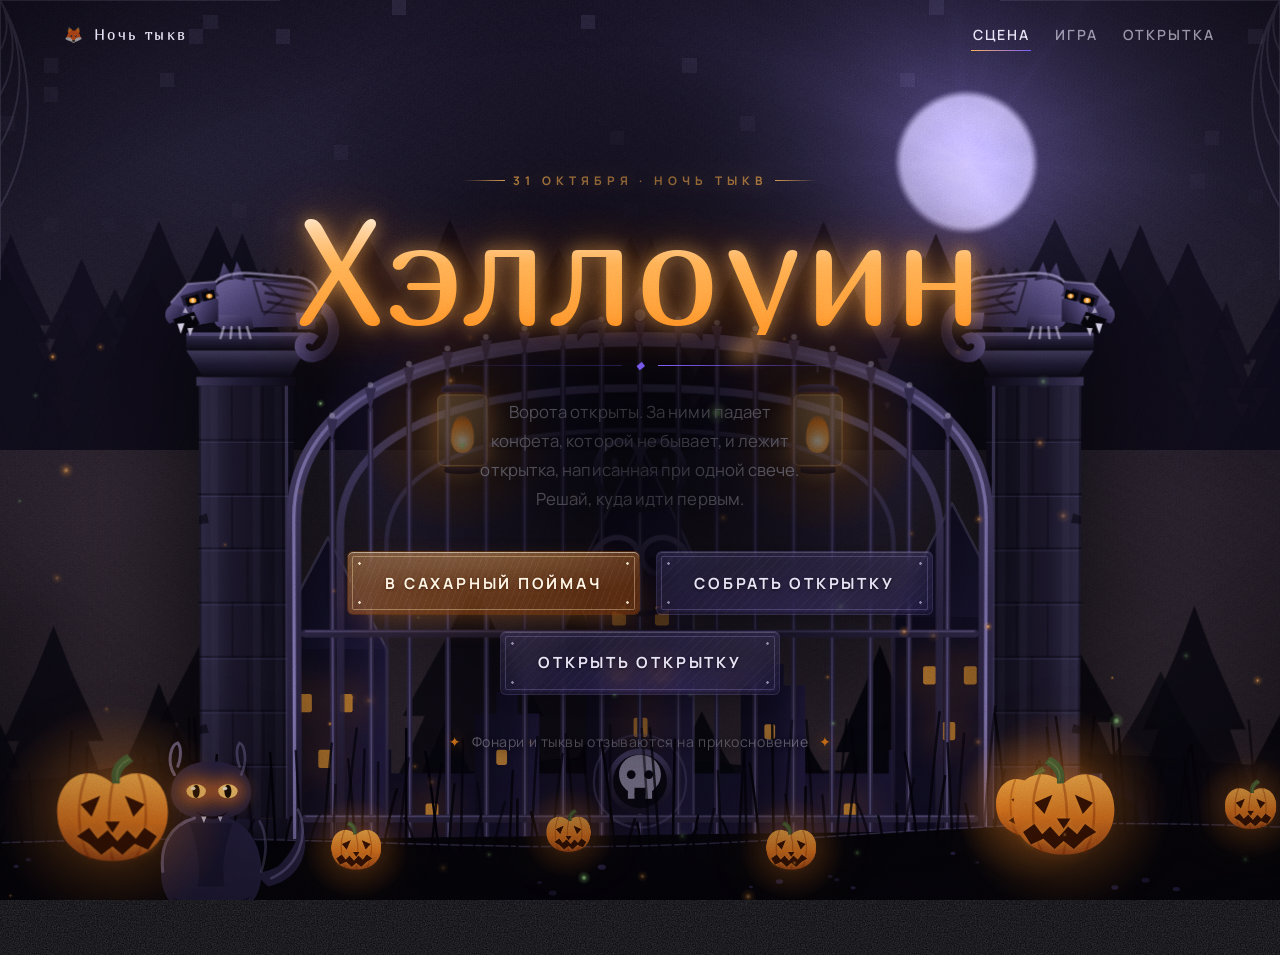
<file: index.html>
<!DOCTYPE html>
<html lang="ru" class="no-js">
<head>
<meta charset="UTF-8">
<meta name="viewport" content="width=device-width, initial-scale=1, viewport-fit=cover">
<meta name="theme-color" content="#06050a">
<meta name="description" content="Ночь тыкв — хэллоуин-сцена: туман, железные ворота, аркада «Сахарный Поймач» и открытка, написанная при свече.">
<title>Ночь тыкв · Хэллоуин</title>

<link rel="preconnect" href="https://fonts.googleapis.com">
<link rel="preconnect" href="https://fonts.gstatic.com" crossorigin>
<link href="https://fonts.googleapis.com/css2?family=Caveat:wght@400;500;600;700&family=Manrope:wght@300;400;600;700;800&family=Marmelad&family=Marck+Script&family=Playfair+Display:wght@500;700;900&display=swap" rel="stylesheet">

<link rel="stylesheet" href="assets/css/base.css">
<link rel="stylesheet" href="assets/css/index.css">

<link rel="icon" href="data:image/svg+xml,<svg xmlns='http://www.w3.org/2000/svg' viewBox='0 0 32 32'><text y='26' font-size='26'>&#129418;</text></svg>">
<script>
  (function () {
    try {
      if (!sessionStorage.getItem('hw.intro.seen') &&
          !window.matchMedia('(prefers-reduced-motion: reduce)').matches) {
        document.documentElement.classList.add('is-intro');
      }
    } catch (e) {}
  })();
</script>
</head>

<body>
<a class="skip-link" href="#hero">К содержимому</a>

<header class="topbar">
  <a class="topbar__brand" href="index.html"><span>&#129418;</span> <b>Ночь&nbsp;тыкв</b></a>
  <nav class="navlinks" aria-label="Основная навигация">
    <a href="index.html" data-page="index">Сцена</a>
    <a href="game.html"  data-page="game">Игра</a>
    <a href="card.html"  data-page="card">Открытка</a>
  </nav>
</header>

<canvas class="fx-layer" id="bg-fog" aria-hidden="true"></canvas>

<!-- ══════════ СЦЕНА ══════════ -->
<div class="scene" aria-hidden="true">

  <!-- дальний лес -->
  <div class="layer layer--skyline" data-depth="6">
    <svg class="skyline" viewBox="0 0 1440 420" preserveAspectRatio="xMidYMax slice">
      <g id="pine-far"></g>
    </svg>
  </div>

  <div class="layer layer--hills" data-depth="12">
    <svg class="hills" viewBox="0 0 1440 260" preserveAspectRatio="xMidYMax slice">
      <path fill="#0a0812" d="M0,260 L0,176 C120,140 210,190 320,168 C440,142 500,186 620,164 C740,140 820,182 940,160 C1060,138 1180,180 1300,158 C1370,146 1420,164 1440,154 L1440,260 Z"/>
    </svg>
  </div>

  <div class="layer layer--mid" data-depth="24">
    <svg class="trees-mid" viewBox="0 0 1440 380" preserveAspectRatio="xMidYMax slice">
      <g id="pine-mid"></g>
      <!-- кладбище -->
      <g class="tombstones" fill="#07060d">
        <path d="M236,380 L236,300 C236,286 244,278 254,278 C264,278 272,286 272,300 L272,380 Z"/>
        <path d="M1156,380 L1156,306 C1156,290 1166,280 1178,280 C1190,280 1200,290 1200,306 L1200,380 Z"/>
        <path d="M1104,380 L1104,330 C1104,320 1112,313 1122,313 C1132,313 1140,320 1140,330 L1140,380 Z"/>
      </g>
    </svg>
  </div>

  <!-- замок, который ворота охраняют -->
  <div class="layer layer--castle" data-depth="30">
    <svg class="castle" viewBox="0 0 900 470" preserveAspectRatio="xMidYMax meet">
      <defs>
        <filter id="castleGlow" x="-90%" y="-90%" width="280%" height="280%">
          <feGaussianBlur stdDeviation="12"/>
        </filter>
        <!-- камень светлее сосен: тёмный силуэт сливался с лесом -->
        <linearGradient id="castleStone" x1="0" y1="0" x2="1" y2="0.3">
          <stop offset="0"   stop-color="#100d22"/>
          <stop offset="0.6" stop-color="#1b1638"/>
          <stop offset="1"   stop-color="#2a2250"/>
        </linearGradient>
      </defs>
      <g id="castle">
        <g fill="url(#castleStone)">
          <!-- крепостная стена -->
          <path d="M20,470 L20,352 L86,352 L86,330 L116,330 L116,352 L188,352 L188,330 L218,330 L218,352
                   L300,352 L300,330 L330,330 L330,352 L570,352 L570,330 L600,330 L600,352
                   L682,352 L682,330 L712,330 L712,352 L784,352 L784,330 L814,330 L814,352
                   L880,352 L880,470 Z"/>
          <!-- левая башня -->
          <path d="M104,470 L104,236 L214,236 L214,470 Z"/>
          <path d="M104,236 L159,132 L214,236 Z"/>
          <!-- правая башня -->
          <path d="M686,470 L686,206 L796,206 L796,470 Z"/>
          <path d="M686,206 L741,100 L796,206 Z"/>
          <!-- центральная башня -->
          <path d="M400,470 L400,150 L500,150 L500,470 Z"/>
          <path d="M400,150 L450,44 L500,150 Z"/>
          <!-- дозорная над башней -->
          <path d="M296,470 L296,296 L316,296 L316,276 L336,276 L336,296 L356,296 L356,470 Z"/>
          <path d="M544,470 L544,270 L564,270 L564,250 L584,250 L584,270 L604,270 L604,470 Z"/>
        </g>

        <!-- лунная кромка справа -->
        <g fill="none" stroke="#b0a4e8" stroke-opacity="0.34" stroke-width="2.4" stroke-linejoin="round">
          <path d="M214,236 L214,470"/>
          <path d="M214,236 L159,132 L104,236"/>
          <path d="M796,206 L796,470"/>
          <path d="M796,206 L741,100 L686,206"/>
          <path d="M500,150 L500,470"/>
          <path d="M500,150 L450,44 L400,150"/>
          <path d="M880,352 L880,470 M814,330 L814,352"/>
        </g>

        <!-- мгла у подножия: отделяет замок от леса -->
        <ellipse cx="450" cy="470" rx="470" ry="58" fill="#3a3160" opacity="0.22" filter="url(#castleGlow)"/>

        <!-- окна: единственное, что выдаёт, что внутри кто-то есть -->
        <g fill="#ffab45">
          <rect x="132" y="278" width="12" height="17" rx="2"/>
          <rect x="170" y="278" width="12" height="17" rx="2"/>
          <rect x="150" y="330" width="12" height="17" rx="2"/>
          <rect x="714" y="252" width="12" height="17" rx="2"/>
          <rect x="752" y="252" width="12" height="17" rx="2"/>
          <rect x="732" y="304" width="12" height="17" rx="2"/>
          <rect x="424" y="196" width="13" height="18" rx="2"/>
          <rect x="464" y="196" width="13" height="18" rx="2"/>
          <rect x="424" y="248" width="13" height="18" rx="2"/>
          <rect x="464" y="248" width="13" height="18" rx="2"/>
          <rect x="444" y="300" width="13" height="18" rx="2"/>
          <rect x="316" y="330" width="10" height="14" rx="2"/>
          <rect x="566" y="306" width="10" height="14" rx="2"/>
          <rect x="96" y="380" width="12" height="17" rx="2"/>
          <rect x="250" y="380" width="12" height="17" rx="2"/>
          <rect x="640" y="380" width="12" height="17" rx="2"/>
          <rect x="796" y="380" width="12" height="17" rx="2"/>
        </g>
        <!-- дымка над окнами -->
        <g fill="#ff8a1e" opacity="0.14" filter="url(#castleGlow)">
          <circle cx="138" cy="286" r="26"/>
          <circle cx="176" cy="286" r="26"/>
          <circle cx="156" cy="338" r="26"/>
          <circle cx="720" cy="260" r="26"/>
          <circle cx="758" cy="260" r="26"/>
          <circle cx="738" cy="312" r="26"/>
          <circle cx="430" cy="204" r="28"/>
          <circle cx="470" cy="204" r="28"/>
          <circle cx="450" cy="256" r="28"/>
          <circle cx="450" cy="308" r="28"/>
          <circle cx="102" cy="388" r="26"/>
          <circle cx="256" cy="388" r="26"/>
          <circle cx="646" cy="388" r="26"/>
          <circle cx="802" cy="388" r="26"/>
        </g>
      </g>
    </svg>
  </div>

  <!-- ворота -->
  <div class="layer layer--gate" data-depth="40">
    <div class="gate">
      <svg class="gate__svg" viewBox="0 0 800 560" preserveAspectRatio="xMidYMax meet">
        <defs>
          <linearGradient id="stoneGrad" x1="0" y1="0" x2="1" y2="0">
            <stop offset="0"   stop-color="#2b2740"/>
            <stop offset="0.35" stop-color="#191527"/>
            <stop offset="1"   stop-color="#0c0a15"/>
          </linearGradient>
          <linearGradient id="stoneCap" x1="0" y1="0" x2="0" y2="1">
            <stop offset="0"   stop-color="#3a3552"/>
            <stop offset="0.5" stop-color="#1d1930"/>
            <stop offset="1"   stop-color="#0b0913"/>
          </linearGradient>
          <linearGradient id="ironGrad" x1="0" y1="0" x2="0" y2="1">
            <stop offset="0"   stop-color="#5a5180"/>
            <stop offset="0.45" stop-color="#302848"/>
            <stop offset="1"   stop-color="#191428"/>
          </linearGradient>
          <linearGradient id="ironHi" x1="0" y1="0" x2="1" y2="0">
            <stop offset="0"   stop-color="#9b8fd4" stop-opacity="0.95"/>
            <stop offset="0.5" stop-color="#463c6e" stop-opacity="0.45"/>
            <stop offset="1"   stop-color="#9b8fd4" stop-opacity="0.9"/>
          </linearGradient>
          <radialGradient id="ironPool" cx="0.5" cy="0.5" r="0.5">
            <stop offset="0"   stop-color="#8b7ec4" stop-opacity="0.42"/>
            <stop offset="0.6" stop-color="#4a3f74" stop-opacity="0.16"/>
            <stop offset="1"   stop-color="#000000" stop-opacity="0"/>
          </radialGradient>
          <linearGradient id="stoneBase" x1="0" y1="0" x2="1" y2="0">
            <stop offset="0"   stop-color="#37314f"/>
            <stop offset="0.42" stop-color="#1e1a32"/>
            <stop offset="1"   stop-color="#0d0b17"/>
          </linearGradient>
          <linearGradient id="stonePlinth" x1="0" y1="0" x2="1" y2="0">
            <stop offset="0"   stop-color="#2c2742"/>
            <stop offset="0.5" stop-color="#15121f"/>
            <stop offset="1"   stop-color="#090811"/>
          </linearGradient>
          <!-- гаргулья на тон светлее пилона: на ночном небе одинаковый
               камень с фоном сливается и фигура перестаёт читаться -->
          <linearGradient id="gargGrad" x1="0" y1="0" x2="1" y2="0.6">
            <stop offset="0"   stop-color="#6a5f92"/>
            <stop offset="0.45" stop-color="#443c68"/>
            <stop offset="1"   stop-color="#211c36"/>
          </linearGradient>
          <linearGradient id="gargWing" x1="0" y1="0" x2="1" y2="1">
            <stop offset="0"   stop-color="#584e7d"/>
            <stop offset="0.6" stop-color="#332c50"/>
            <stop offset="1"   stop-color="#1a1629"/>
          </linearGradient>

          <!-- ═══ ПИЛОН: ствол, цоколь, шейка, капитель. Левая копия — источник,
               правая получается зеркалом относительно центра вьюбокса x=400 ═══ -->
          <g id="pillarStone">
            <!-- цоколь -->
            <rect x="-11" y="516" width="108" height="44" fill="url(#stonePlinth)"/>
            <path d="M-2,504 H88 L97,516 H-11 Z" fill="url(#stoneCap)"/>
            <rect x="-2" y="486" width="90" height="18" rx="3" fill="url(#stoneBase)"/>

            <!-- ствол -->
            <rect x="0" y="94" width="86" height="392" fill="url(#stoneGrad)"/>

            <!-- швы кладки со смещением рядов -->
            <g fill="none" stroke="#04030a" stroke-opacity="0.4" stroke-width="1.8" stroke-linecap="square">
              <path d="M0,143 H86 M0,192 H86 M0,241 H86 M0,290 H86 M0,339 H86 M0,388 H86 M0,437 H86"/>
              <path d="M30,94 V143 M58,94 V143 M44,143 V192 M30,192 V241 M58,192 V241
                       M44,241 V290 M30,290 V339 M58,290 V339 M44,339 V388
                       M30,388 V437 M58,388 V437 M44,437 V486" stroke-opacity="0.26"/>
            </g>
            <!-- фаска: лунная кромка под каждым швом -->
            <g fill="none" stroke="#8a7fc4" stroke-opacity="0.14" stroke-width="1" stroke-linecap="square">
              <path d="M0,145 H86 M0,194 H86 M0,243 H86 M0,292 H86 M0,341 H86 M0,390 H86 M0,439 H86"/>
            </g>

            <!-- потёки и сколы -->
            <g stroke="#6a6090" stroke-opacity="0.07" stroke-width="7" fill="none">
              <path d="M14,94 V486"/><path d="M52,94 V486"/><path d="M72,94 V486"/>
            </g>
            <g fill="#04030a" opacity="0.55">
              <path d="M0,212 l7,-3 l2,9 l-9,1 Z"/>
              <path d="M86,328 l-6,-2 l-2,8 l8,1 Z"/>
              <path d="M0,402 l6,-2 l2,8 l-8,1 Z"/>
              <path d="M86,178 l-5,-2 l-2,7 l7,1 Z"/>
            </g>

            <!-- шейка и капитель -->
            <rect x="-2" y="86" width="90" height="8" fill="url(#stoneBase)"/>
            <path d="M-11,62 H97 L82,86 H4 Z" fill="url(#stoneCap)"/>
            <rect x="-11" y="46" width="108" height="16" rx="2" fill="url(#stoneCap)"/>
            <rect x="-11" y="46" width="108" height="3" rx="1" fill="#6e63a0" opacity="0.35"/>

            <!-- свет по внутренней кромке -->
            <rect x="78" y="94" width="3" height="392" fill="#8f83c8" opacity="0.3"/>
            <rect x="0" y="94" width="2" height="392" fill="#04030a" opacity="0.45"/>
          </g>

<!-- ═══ ГАРГУЛЬЯ: каменный хищник на абокусе. Светлее пилона, иначе тонет
               в ночном небе; глаза горят — иначе читается как голова камня ═══ -->
          <g id="gargoyleStone">
            <!-- хвост, свисает через задний край плиты -->
            <path d="M74,-26 C90,-20 95,-2 86,12 C79,23 66,25 61,16 C57,8 66,1 74,7"
                  fill="none" stroke="url(#gargGrad)" stroke-width="10" stroke-linecap="butt"/>

            <!-- туловище вытянутое, прижатое к плите -->
            <path d="M-16,-42 C-10,-49 6,-51 22,-49 L58,-45 C72,-43 80,-35 80,-25
                     C80,-16 76,-8 68,-6 L-8,-4 C-14,-4 -18,-7 -18,-13 Z"
                  fill="url(#gargGrad)"/>

            <!-- позвоночные гребни -->
            <g fill="#0a0812" opacity="0.55">
              <path d="M22,-50 l5,-9 l6,8 Z"/><path d="M34,-50 l5,-10 l6,9 Z"/>
              <path d="M46,-50 l5,-9 l6,8 Z"/><path d="M58,-49 l5,-8 l5,7 Z"/>
            </g>

            <!-- сложенное крыло с рёбрами -->
            <path d="M18,-47 L58,-45 C70,-43 76,-37 76,-29 L76,-15 L26,-19 Z" fill="url(#gargWing)"
                  stroke="#0a0812" stroke-opacity="0.55" stroke-width="1.8" stroke-linejoin="round"/>
            <g fill="none" stroke="#0a0812" stroke-opacity="0.6" stroke-width="2.6">
              <path d="M26,-44 L70,-37"/><path d="M28,-36 L74,-27"/><path d="M30,-28 L76,-19"/>
            </g>
            <path d="M27,-45 L45,-30 L27,-16" fill="none" stroke="#0a0812"
                  stroke-opacity="0.45" stroke-width="2.2"/>

            <!-- задняя лапа -->
            <path d="M56,-18 L74,-18 L74,-3 L58,-3 Z" fill="url(#gargWing)"/>

            <!-- шея с загривком -->
            <path d="M-14,-30 C-26,-34 -36,-30 -38,-20 L-38,-6 L-14,-10 Z" fill="url(#gargGrad)"/>
            <g fill="#0a0812" opacity="0.5">
              <path d="M-22,-32 l4,-8 l5,7 Z"/><path d="M-31,-30 l4,-8 l5,7 Z"/>
            </g>

            <!-- голова: клин, смотрит вниз-влево -->
            <path d="M-15,-46 L-42,-44 L-57,-27 L-55,-11 L-40,-15 L-35,-29 L-17,-32 Z"
                  fill="url(#gargGrad)"/>
            <!-- тяжёлое надбровье, костяной наплыв -->
            <path d="M-48,-33 L-24,-40 L-18,-31 L-45,-24 Z" fill="#0d0a18" opacity="0.7"/>
            <path d="M-55,-26 C-62,-23 -65,-14 -58,-8 L-48,-12 L-46,-23 Z" fill="url(#gargWing)"/>

            <!-- раскрытая пасть -->
            <path d="M-55,-12 L-46,2 L-31,-8 L-36,-19 Z" fill="#05040a"/>
            <!-- клыки: два крупных, два мелких -->
            <path d="M-51,-8 l3,9 l3.4,-9.6 Z" fill="#e2dbf5" opacity="0.92"/>
            <path d="M-42,-4 l2.4,7 l3,-7.4 Z" fill="#e2dbf5" opacity="0.8"/>
            <path d="M-46,-18 l2.2,-5 l2.6,5.4 Z" fill="#e2dbf5" opacity="0.6"/>
            <!-- огрызки зубов -->
            <path d="M-39,-15 l1.8,4 l2.2,-4.2 Z" fill="#c9bfdd" opacity="0.5"/>

            <!-- рога на загривке -->
            <path d="M-14,-47 L-9,-63 L0,-48 Z" fill="url(#gargWing)"/>
            <path d="M-2,-49 L3,-64 L11,-47 Z" fill="url(#gargWing)"/>

            <!-- передние лапы, вцепившиеся в край плиты -->
            <path d="M-14,-16 L16,-16 L18,-3 L-12,-3 Z" fill="url(#gargWing)"/>
            <g fill="none" stroke="#e2dbf5" stroke-opacity="0.5" stroke-width="2.2" stroke-linecap="round">
              <path d="M-9,-5 l-3,10"/><path d="M-2,-5 l-1,10"/>
              <path d="M5,-5 l1,10"/><path d="M12,-5 l3,10"/>
            </g>

            <!-- глазницы: провалы с горящим внутри -->
            <path d="M-44,-31 L-32,-35 L-30,-27 L-42,-23 Z" fill="#05040a"/>
            <path d="M-29,-36 L-18,-39 L-16,-31 L-27,-28 Z" fill="#05040a"/>
            <ellipse cx="-37" cy="-29" rx="3.2" ry="2.4" fill="#ff9c2e" opacity="0.95"/>
            <ellipse cx="-22" cy="-33" rx="2.8" ry="2.2" fill="#ff9c2e" opacity="0.9"/>
            <ellipse cx="-37" cy="-29" rx="1.2" ry="2" fill="#ffd9a0"/>
            <ellipse cx="-22" cy="-33" rx="1" ry="1.8" fill="#ffd9a0"/>

            <!-- лунный контур по хребту -->
            <path d="M-16,-46 C-10,-53 6,-55 22,-53 L58,-50 C69,-49 76,-42 77,-33"
                  fill="none" stroke="#cfc4f5" stroke-opacity="0.5" stroke-width="2.2"/>
            <path d="M-15,-46 L-42,-44 L-57,-27" fill="none" stroke="#cfc4f5"
                  stroke-opacity="0.36" stroke-width="1.8"/>
          </g>
        </defs>

        <!-- ═══ пилоны ═══
             зеркало относительно центра вьюбокса (x=400), а не 720:
             translate(800,0) scale(-1,1) кладёт правый пилон вплотную к арке -->
        <g class="pillar">
          <use href="#pillarStone" x="0" y="0"/>
          <use href="#pillarStone" transform="translate(800,0) scale(-1,1)"/>
        </g>

        <!-- ═══ гаргульи на капителях, зеркально ═══ -->
        <g class="gargoyles">
          <use href="#gargoyleStone" x="32" y="46"/>
          <use href="#gargoyleStone" transform="translate(800,0) scale(-1,1)" x="32" y="46"/>
        </g>

        <!-- ═══ кованая арка ═══ -->
        <g class="gate__iron">
          <path d="M86,556 L86,214 C86,104 210,52 400,52 C590,52 714,104 714,214 L714,556"
                fill="none" stroke="url(#ironGrad)" stroke-width="13" stroke-linecap="round"/>
          <path d="M86,556 L86,214 C86,104 210,52 400,52 C590,52 714,104 714,214 L714,556"
                fill="none" stroke="url(#ironHi)" stroke-width="3" stroke-linecap="round" opacity="0.75"/>

          <!-- внутренняя арка -->
          <path d="M128,556 L128,226 C128,138 232,96 400,96 C568,96 672,138 672,226 L672,556"
                fill="none" stroke="url(#ironGrad)" stroke-width="7" opacity="0.85"/>
          <path d="M170,556 L170,238 C170,166 252,134 400,134 C548,134 630,166 630,238 L630,556"
                fill="none" stroke="url(#ironGrad)" stroke-width="4" opacity="0.6"/>

          <!-- прутья -->
          <g id="gate-bars"></g>

          <!-- завитки -->
          <g fill="none" stroke="url(#ironGrad)" stroke-width="5" opacity="0.95">
            <path d="M400,206 c-26,0 -40,-18 -40,-36 c0,-20 20,-32 34,-22 c10,8 6,24 -6,26 c-8,2 -14,-6 -10,-14"/>
            <path d="M400,206 c26,0 40,-18 40,-36 c0,-20 -20,-32 -34,-22 c-10,8 -6,24 6,26 c8,2 14,-6 10,-14"/>
            <path d="M400,300 c-30,0 -46,-20 -46,-40 c0,-22 22,-36 38,-25 c11,8 7,26 -7,29 c-9,2 -16,-7 -11,-16"/>
            <path d="M400,300 c30,0 46,-20 46,-40 c0,-22 -22,-36 -38,-25 c-11,8 -7,26 7,29 c9,2 16,-7 11,-16"/>
          </g>

          <!-- медальон с черепом -->
          <g class="gate__medallion">
            <circle cx="400" cy="452" r="34" fill="url(#ironPool)"/>
            <circle cx="400" cy="452" r="27" fill="#0a0812" stroke="url(#ironGrad)" stroke-width="5"/>
            <path d="M400,428 c11,0 19,8 19,18 c0,7 -4,12 -8,15 l0,7 l-6,0 l0,-5 l-10,0 l0,5 l-6,0 l0,-7 c-4,-3 -8,-8 -8,-15 c0,-10 8,-18 19,-18 Z" fill="#cfc6ea" opacity="0.78"/>
            <circle cx="392" cy="446" r="4" fill="#0a0812"/>
            <circle cx="408" cy="446" r="4" fill="#0a0812"/>
            <path d="M395,458 h10 v6 h-10 Z" fill="#0a0812"/>
            <circle cx="400" cy="452" r="42" fill="none" stroke="#6a5f92" stroke-opacity="0.4" stroke-width="2"/>
          </g>

          <!-- остриё-финиаль вверху -->
          <g class="gate__finial">
            <path d="M400,4 L382,34 L418,34 Z" fill="url(#ironGrad)"/>
            <path d="M362,34 C348,34 340,44 344,54 C350,44 358,42 366,44 Z" fill="url(#ironGrad)"/>
            <path d="M438,34 C452,34 460,44 456,54 C450,44 442,42 434,44 Z" fill="url(#ironGrad)"/>
            <circle cx="400" cy="30" r="5" fill="#cfc6ea" opacity="0.5"/>
          </g>
        </g>
      </svg>

      <!-- фонари -->
      <button class="lantern lantern--l" type="button" data-lantern aria-label="Фонарь — зажги">
        <span class="lantern__chain"></span>
        <span class="lantern__glow"></span>
        <span class="lantern__body">
          <span class="lantern__cap"></span>
          <span class="lantern__glass"><span class="lantern__flame"></span></span>
          <span class="lantern__foot"></span>
        </span>
      </button>

      <button class="lantern lantern--r" type="button" data-lantern aria-label="Фонарь — зажги">
        <span class="lantern__chain"></span>
        <span class="lantern__glow"></span>
        <span class="lantern__body">
          <span class="lantern__cap"></span>
          <span class="lantern__glass"><span class="lantern__flame"></span></span>
          <span class="lantern__foot"></span>
        </span>
      </button>

    </div>
  </div>

  <!-- передний план -->
  <div class="layer layer--fore" data-depth="70">
    <svg class="fore" id="fore-svg" viewBox="0 0 1440 300" preserveAspectRatio="none">
      <g id="fore-ground"></g>
      <g id="grass"></g>
      <!-- кот рисуется после травы: раньше он оказывался под ней и выглядел
           так, будто из него растёт трава -->
      <g id="ground-cat-layer"></g>
      <g id="fore-pumpkins"></g>
    </svg>
  </div>

  <!-- паутина -->
  <div class="web web--tl"></div>
  <div class="web web--tr"></div>
</div>

<canvas class="fx-layer" id="fx-parts" aria-hidden="true"></canvas>

<!-- ═══════════ ИНТРО ═══════════ -->
<div class="intro-curtain" id="introCurtain" aria-hidden="true">
  <span class="intro-curtain__rune">&#10022;</span>
  <span class="intro-curtain__hint">нажми, чтобы не ждать</span>
</div>

<!-- ══════════ КОНТЕНТ ══════════ -->
<main class="page page--center" id="hero">
  <div class="hero">
    <div class="hero__scrim" aria-hidden="true"></div>

    <p class="eyebrow" data-reveal="0.05">31 октября · ночь тыкв</p>

    <h1 class="hero__title display" data-reveal="0.14">
      <span class="hero__word grad-text glow-ember">Хэллоуин</span>
    </h1>

    <div class="divider" data-reveal="0.22" aria-hidden="true">
      <i>◆</i>
    </div>

    <p class="hero__lead" data-reveal="0.3">
      Ворота открыты. За ними падает конфета, которой не бывает,
      и лежит открытка, написанная при одной свече.
      Решай, куда идти первым.
    </p>

    <div class="row hero__actions" data-reveal="0.4">
      <a class="btn btn--primary" href="game.html">
        <span>В Сахарный Поймач</span>
      </a>
      <a class="btn btn--ghost" href="card.html?edit=1">
        <span>Собрать открытку</span>
      </a>
      <a class="btn btn--ghost" href="card.html">
        <span>Открыть открытку</span>
      </a>
    </div>

    <p class="hero__hint" data-reveal="0.5">
      <span class="pumpkin-dot">✦</span>
      Фонари и тыквы отзываются на прикосновение
      <span class="pumpkin-dot">✦</span>
    </p>
  </div>
</main>

<div class="vignette" aria-hidden="true"></div>
<div class="grain" aria-hidden="true"></div>

<script src="assets/js/webgl-bg.js" defer></script>
<script src="assets/js/particles.js" defer></script>
<script src="assets/js/core.js" defer></script>
<script src="assets/js/index.js" defer></script>
</body>
</html>
</file>
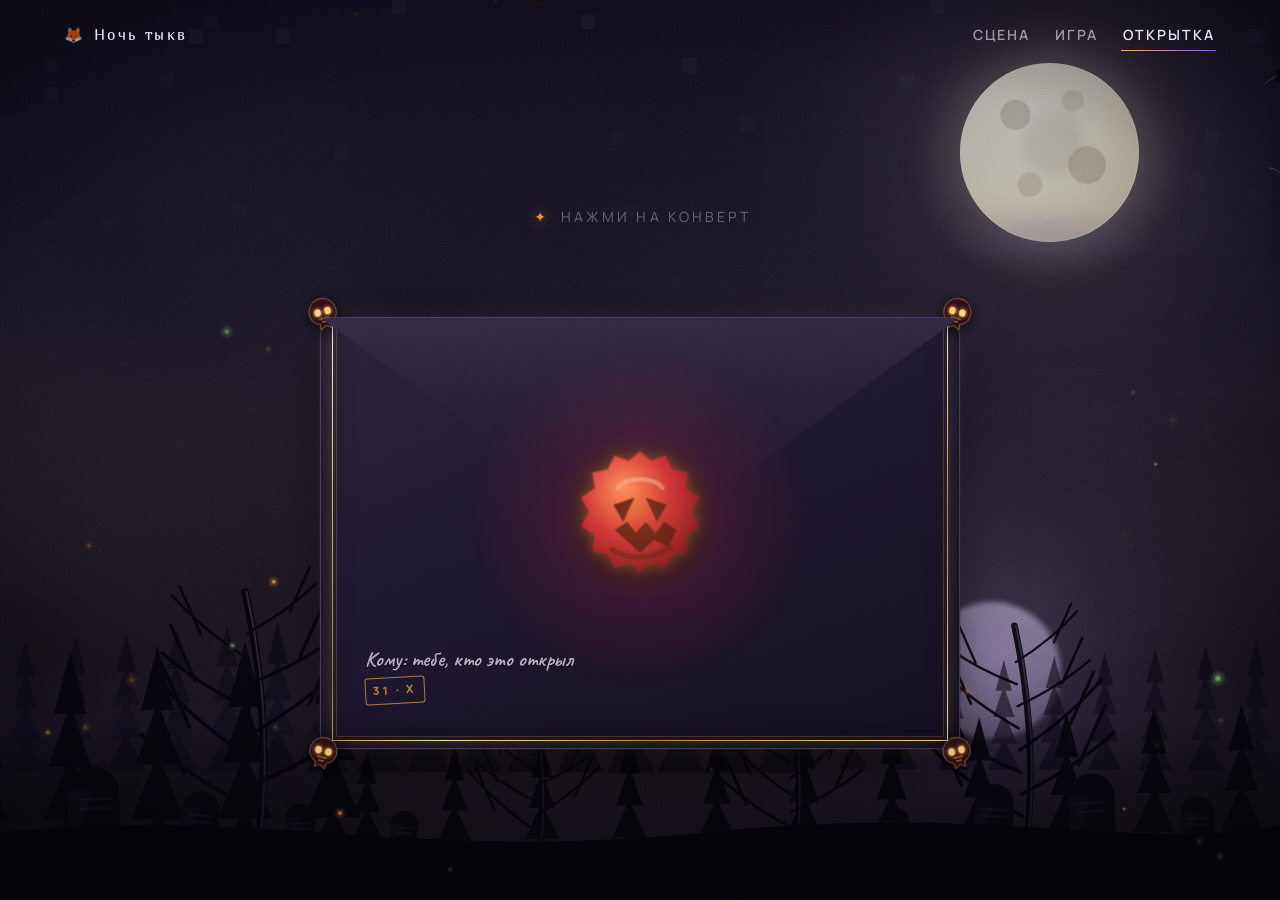
<file: card.html>
<!DOCTYPE html>
<html lang="ru" class="no-js">
<head>
<meta charset="UTF-8">
<meta name="viewport" content="width=device-width, initial-scale=1, viewport-fit=cover">
<meta name="theme-color" content="#06050a">
<meta name="description" content="Хэллоуин-открытка из ночи тыкв. Конверт, печать и письмо, написанное при одной свече.">
<title>Открытка · Ночь тыкв</title>

<link rel="preconnect" href="https://fonts.googleapis.com">
<link rel="preconnect" href="https://fonts.gstatic.com" crossorigin>
<link href="https://fonts.googleapis.com/css2?family=Caveat:wght@400;500;600;700&family=Manrope:wght@300;400;600;700;800&family=Marmelad&family=Marck+Script&family=Playfair+Display:wght@500;700;900&display=swap" rel="stylesheet">

<link rel="stylesheet" href="assets/css/base.css">
<link rel="stylesheet" href="assets/css/card.css">

<link rel="icon" href="data:image/svg+xml,<svg xmlns='http://www.w3.org/2000/svg' viewBox='0 0 32 32'><text y='26' font-size='26'>&#127924;</text></svg>">
</head>

<body class="cd-body">
<a class="skip-link" href="#main">К открытке</a>

<header class="topbar">
  <a class="topbar__brand" href="index.html"><span>&#129418;</span> <b>Ночь&nbsp;тыкв</b></a>
  <nav class="navlinks" aria-label="Основная навигация">
    <a href="index.html" data-page="index">Сцена</a>
    <a href="game.html"  data-page="game">Игра</a>
    <a href="card.html"  data-page="card">Открытка</a>
  </nav>
</header>

<canvas class="fx-layer" id="bg-fog" aria-hidden="true"></canvas>
<canvas class="fx-layer" id="fx-parts" aria-hidden="true"></canvas>

<!-- ═══════════ КЛАДБИЩЕ ═══════════ -->
<div class="yard" aria-hidden="true">
  <div class="yard__moon"></div>

  <div class="yard__layer yard__layer--far" id="yard-far">
    <svg id="yard-far-svg" viewBox="0 0 1440 460" preserveAspectRatio="xMidYMax slice">
      <g id="yard-pines-far"></g>
    </svg>
  </div>

  <div class="yard__layer yard__layer--mist" id="yard-mist"></div>

  <div class="yard__layer yard__layer--near" id="yard-near">
    <svg id="yard-near-svg" viewBox="0 0 1440 460" preserveAspectRatio="xMidYMax slice">
      <g id="yard-pines-near"></g>
      <g id="yard-tree"></g>
      <g id="yard-graves"></g>
    </svg>
  </div>

  <div class="yard__ground" id="yard-ground">
    <svg id="yard-ground-svg" viewBox="0 0 1440 300" preserveAspectRatio="none">
      <g id="yard-earth"></g>
      <g id="yard-blades"></g>
    </svg>
  </div>
</div>

<main class="page page--center cd-main" id="main">

  <!-- ═══════════ ЗАКРЫТЫЙ КОНВЕРТ ═══════════ -->
  <section class="cd-stage" id="cd-stage">

    <p class="cd-hint" id="cd-hint">
      <span class="pumpkin-dot">✦</span>
      Нажми на конверт
    </p>

    <div class="env-wrap">
      <div class="env" id="env"
           role="button" tabindex="0"
           aria-expanded="false"
           aria-label="Конверт с открыткой. Нажми, чтобы открыть">

        <div class="env__scene" id="env-scene">

          <div class="env__back" aria-hidden="true"></div>

          <!-- ═══ письмо ═══ -->

          <!-- ═══ карман-перёд ═══ -->
          <div class="env__pocket" aria-hidden="true">
            <div class="env__pocket-face">
              <span class="env__address" id="cd-addr">Кому: тебе, кто это открыл</span>
              <span class="env__stamp">31 · X</span>
            </div>
            <div class="env__pocket-sheen"></div>
          </div>

          <!-- ═══ крышка ═══ -->
          <div class="env__flap" id="flap" aria-hidden="true">
            <div class="env__flap-out"></div>
            <div class="env__flap-in"></div>
          </div>

          <!-- ═══ золотая рамка с призраками ═══ -->
          <div class="env__frame" aria-hidden="true">
            <span class="env__corner env__corner--tl">
              <svg viewBox="0 0 40 44">
                <path class="gm-body" d="M20,2 C30.5,2 38,10 38,20.5 C38,28.5 33,33.5 27,35.5 L27,42.5 L20,38.5 L13,42.5 L13,35.5 C7,33.5 2,28.5 2,20.5 C2,10 9.5,2 20,2 Z"/>
                <ellipse class="gm-eye" cx="13.2" cy="19.5" rx="4.4" ry="5"/>
                <ellipse class="gm-eye" cx="26.8" cy="19.5" rx="4.4" ry="5"/>
                <path class="gm-mouth" d="M14.5,28.5 H25.5 M17,33 H23"/>
              </svg>
            </span>
            <span class="env__corner env__corner--tr">
              <svg viewBox="0 0 40 44">
                <path class="gm-body" d="M20,2 C30.5,2 38,10 38,20.5 C38,28.5 33,33.5 27,35.5 L27,42.5 L20,38.5 L13,42.5 L13,35.5 C7,33.5 2,28.5 2,20.5 C2,10 9.5,2 20,2 Z"/>
                <ellipse class="gm-eye" cx="13.2" cy="19.5" rx="4.4" ry="5"/>
                <ellipse class="gm-eye" cx="26.8" cy="19.5" rx="4.4" ry="5"/>
                <path class="gm-mouth" d="M14.5,28.5 H25.5 M17,33 H23"/>
              </svg>
            </span>
            <span class="env__corner env__corner--bl">
              <svg viewBox="0 0 40 44">
                <path class="gm-body" d="M20,2 C30.5,2 38,10 38,20.5 C38,28.5 33,33.5 27,35.5 L27,42.5 L20,38.5 L13,42.5 L13,35.5 C7,33.5 2,28.5 2,20.5 C2,10 9.5,2 20,2 Z"/>
                <ellipse class="gm-eye" cx="13.2" cy="19.5" rx="4.4" ry="5"/>
                <ellipse class="gm-eye" cx="26.8" cy="19.5" rx="4.4" ry="5"/>
                <path class="gm-mouth" d="M14.5,28.5 H25.5 M17,33 H23"/>
              </svg>
            </span>
            <span class="env__corner env__corner--br">
              <svg viewBox="0 0 40 44">
                <path class="gm-body" d="M20,2 C30.5,2 38,10 38,20.5 C38,28.5 33,33.5 27,35.5 L27,42.5 L20,38.5 L13,42.5 L13,35.5 C7,33.5 2,28.5 2,20.5 C2,10 9.5,2 20,2 Z"/>
                <ellipse class="gm-eye" cx="13.2" cy="19.5" rx="4.4" ry="5"/>
                <ellipse class="gm-eye" cx="26.8" cy="19.5" rx="4.4" ry="5"/>
                <path class="gm-mouth" d="M14.5,28.5 H25.5 M17,33 H23"/>
              </svg>
            </span>
          </div>

          <!-- ═══ печать ═══ -->
          <button class="seal" id="seal" type="button" aria-label="Восковая печать">
            <svg viewBox="0 0 100 100" aria-hidden="true">
              <defs>
                <radialGradient id="waxG" cx="0.36" cy="0.3" r="0.78">
                  <stop offset="0" stop-color="#ff7a4d"/>
                  <stop offset="0.5" stop-color="#c0202c"/>
                  <stop offset="1" stop-color="#5c0a16"/>
                </radialGradient>
                <filter id="waxGlow" x="-60%" y="-60%" width="220%" height="220%">
                  <feGaussianBlur stdDeviation="4.5"/>
                </filter>
              </defs>
              <g class="seal__blob">
                <path d="M50,4 L58,11 L68,7 L73,17 L84,19 L82,30 L92,37 L86,47 L92,57 L82,64 L84,75 L73,77 L68,87 L58,83 L50,90 L42,83 L32,87 L27,77 L16,75 L18,64 L8,57 L14,47 L8,37 L18,30 L16,19 L27,17 L32,7 L42,11 Z"
                      fill="#ff8a1e" opacity="0.4" filter="url(#waxGlow)"/>
                <path d="M50,4 L58,11 L68,7 L73,17 L84,19 L82,30 L92,37 L86,47 L92,57 L82,64 L84,75 L73,77 L68,87 L58,83 L50,90 L42,83 L32,87 L27,77 L16,75 L18,64 L8,57 L14,47 L8,37 L18,30 L16,19 L27,17 L32,7 L42,11 Z"
                      fill="url(#waxG)"/>
                <path d="M34,30 C40,22 60,22 66,30" fill="none" stroke="#ffb9a0" stroke-opacity="0.45" stroke-width="3" stroke-linecap="round"/>
                <path d="M30,74 C44,82 60,80 72,72" fill="none" stroke="#3d0a12" stroke-opacity="0.5" stroke-width="4" stroke-linecap="round"/>
              </g>
              <g class="seal__face">
                <path d="M31,42 L46,37 L38,54 Z" fill="#3d0a12"/>
                <path d="M69,42 L54,37 L62,54 Z" fill="#3d0a12"/>
                <path d="M32,60 L41,54 L47,62 L54,54 L61,62 L67,54 L76,60 L70,72 L60,67 L50,76 L40,67 Z" fill="#3d0a12"/>
              </g>
            </svg>
            <span class="seal__glow" aria-hidden="true"></span>
          </button>

          <div class="env__flash" id="env-flash" aria-hidden="true"></div>
        </div>
      </div>

          <div class="env__letter" id="letter">
            <article class="letter" id="letter-paper">
              <div class="letter__grain" aria-hidden="true"></div>

              <div class="letter__art">
                <svg viewBox="0 0 520 260" preserveAspectRatio="xMidYMid slice" role="img"
                     aria-label="Иллюстрация: окно, луна, силуэты деревьев, тыквы на подоконнике и призрак-официант в смокинге с горящим подносом">
                  <defs>
                    <linearGradient id="winSky" x1="0" y1="0" x2="0" y2="1">
                      <stop offset="0" stop-color="#1b1836"/>
                      <stop offset="0.55" stop-color="#2c2456"/>
                      <stop offset="1" stop-color="#4a3168"/>
                    </linearGradient>
                    <radialGradient id="winGlow" cx="0.5" cy="0.5" r="0.5">
                      <stop offset="0" stop-color="#ffe0b0" stop-opacity="0.85"/>
                      <stop offset="0.45" stop-color="#ffb257" stop-opacity="0.28"/>
                      <stop offset="1" stop-color="#ff8a1e" stop-opacity="0"/>
                    </radialGradient>
                    <linearGradient id="moonG" x1="0" y1="0" x2="1" y2="1">
                      <stop offset="0" stop-color="#fffaf0"/>
                      <stop offset="1" stop-color="#d8ccf2"/>
                    </linearGradient>
                    <linearGradient id="sillG" x1="0" y1="0" x2="0" y2="1">
                      <stop offset="0" stop-color="#3a2b52"/>
                      <stop offset="1" stop-color="#150f26"/>
                    </linearGradient>
                    <linearGradient id="pumpG" x1="0" y1="0" x2="0" y2="1">
                      <stop offset="0" stop-color="#ffab45"/>
                      <stop offset="1" stop-color="#c9500a"/>
                    </linearGradient>
                    <linearGradient id="sheetG" x1="0.15" y1="0" x2="0.85" y2="1">
                      <stop offset="0" stop-color="#f4f0ff"/>
                      <stop offset="0.55" stop-color="#ddd6f0"/>
                      <stop offset="1" stop-color="#bdb4da"/>
                    </linearGradient>
                    <!-- смокинг: не чистый чёрный, иначе на ночном окне силуэт
                         пропадает; верх светлее — его ловит луна -->
                    <linearGradient id="tuxG" x1="0" y1="0" x2="0.35" y2="1">
                      <stop offset="0" stop-color="#2a2148"/>
                      <stop offset="0.45" stop-color="#140f26"/>
                      <stop offset="1" stop-color="#07050e"/>
                    </linearGradient>
                    <!-- атлас лацканов и кушака: светлее сукна, с блеском -->
                    <linearGradient id="tuxSatin" x1="0" y1="0" x2="0.4" y2="1">
                      <stop offset="0" stop-color="#54427f"/>
                      <stop offset="0.5" stop-color="#2f2450"/>
                      <stop offset="1" stop-color="#1a1330"/>
                    </linearGradient>
                    <linearGradient id="gloveG" x1="0" y1="0" x2="0" y2="1">
                      <stop offset="0" stop-color="#fbf8ff"/>
                      <stop offset="1" stop-color="#d9d1ec"/>
                    </linearGradient>
                    <radialGradient id="candleG" cx="0.5" cy="0.5" r="0.5">
                      <stop offset="0" stop-color="#ffb257" stop-opacity="0.5"/>
                      <stop offset="0.5" stop-color="#ff8a1e" stop-opacity="0.16"/>
                      <stop offset="1" stop-color="#ff8a1e" stop-opacity="0"/>
                    </radialGradient>
                    <filter id="softGlow" x="-70%" y="-70%" width="240%" height="240%">
                      <feGaussianBlur stdDeviation="4"/>
                    </filter>
                    <filter id="tinyGlow" x="-90%" y="-90%" width="280%" height="280%">
                      <feGaussianBlur stdDeviation="2.2"/>
                    </filter>
                  </defs>

                  <rect width="520" height="260" fill="url(#winSky)"/>

                  <!-- луна -->
                  <circle cx="392" cy="62" r="58" fill="url(#winGlow)"/>
                  <circle cx="392" cy="62" r="27" fill="url(#moonG)"/>
                  <circle cx="385" cy="55" r="5" fill="#c9bde4" opacity="0.55"/>
                  <circle cx="400" cy="70" r="3.4" fill="#c9bde4" opacity="0.45"/>
                  <circle cx="396" cy="48" r="2.4" fill="#c9bde4" opacity="0.4"/>

                  <!-- звёзды -->
                  <g fill="#efeaff">
                    <circle cx="60" cy="40" r="1.6" opacity="0.8"/>
                    <circle cx="128" cy="24" r="1.1" opacity="0.6"/>
                    <circle cx="196" cy="52" r="1.4" opacity="0.7"/>
                    <circle cx="286" cy="30" r="1" opacity="0.55"/>
                    <circle cx="452" cy="108" r="1.3" opacity="0.6"/>
                    <circle cx="92" cy="88" r="1" opacity="0.45"/>
                  </g>

                  <!-- облако -->
                  <g fill="#3a2f5e" opacity="0.75">
                    <ellipse cx="150" cy="104" rx="62" ry="15"/>
                    <ellipse cx="196" cy="94" rx="42" ry="13"/>
                    <ellipse cx="440" cy="140" rx="54" ry="12"/>
                  </g>

                  <!-- деревья -->
                  <g fill="none" stroke="#100c20" stroke-width="4" stroke-linecap="round">
                    <path d="M40,200 L40,96"/>
                    <path d="M40,120 L18,96 M40,120 L62,92 M40,144 L14,124 M40,150 L66,128 M40,176 L22,156 M40,182 L58,160"/>
                    <path d="M18,96 L10,86 M18,96 L22,84 M62,92 L70,80 M62,92 L58,82"/>
                  </g>
                  <g fill="none" stroke="#100c20" stroke-width="3.2" stroke-linecap="round">
                    <path d="M468,202 L468,112"/>
                    <path d="M468,134 L448,110 M468,134 L488,106 M468,156 L444,138 M468,162 L492,142 M468,182 L452,164"/>
                    <path d="M448,110 L440,100 M488,106 L496,94"/>
                  </g>

                  <!-- лучи от луны -->
                  <g opacity="0.16" fill="#ffe9c9">
                    <path d="M392,62 L300,196 L344,196 Z"/>
                    <path d="M392,62 L446,196 L482,196 Z"/>
                  </g>

                  <!-- подоконник -->
                  <rect x="0" y="196" width="520" height="64" fill="url(#sillG)"/>
                  <rect x="0" y="196" width="520" height="4" fill="#5b4a7d" opacity="0.6"/>

                  <!-- тыквы на подоконнике -->
                  <g transform="translate(86,196) scale(0.62)">
                    <ellipse cx="50" cy="72" rx="70" ry="62" fill="#ff8a1e" opacity="0.18" filter="url(#softGlow)"/>
                    <path d="M50,30 C31,13 7,25 7,52 C7,78 27,90 50,90 C73,90 93,78 93,52 C93,25 69,13 50,30 Z" fill="url(#pumpG)"/>
                    <path d="M50,30 C47,19 52,11 62,6 L67,12 C59,17 55,22 56,30 Z" fill="#5a6b38"/>
                    <g fill="#3c1400">
                      <path d="M26,46 L41,40 L34,55 Z"/>
                      <path d="M74,46 L59,40 L66,55 Z"/>
                      <path d="M44,60 L56,60 L50,68 Z"/>
                      <path d="M23,71 L33,65 L39,73 L46,67 L54,75 L61,67 L67,73 L74,65 L84,71 L78,82 L68,77 L58,86 L50,79 L41,86 L31,77 Z"/>
                    </g>
                    <g fill="#ff9c2e" opacity="0.8" filter="url(#tinyGlow)">
                      <path d="M26,46 L41,40 L34,55 Z"/>
                      <path d="M74,46 L59,40 L66,55 Z"/>
                      <path d="M23,71 L33,65 L39,73 L46,67 L54,75 L61,67 L67,73 L74,65 L84,71 L78,82 L68,77 L58,86 L50,79 L41,86 L31,77 Z"/>
                    </g>
                  </g>

                  <g transform="translate(150,196) scale(0.42)" opacity="0.92">
                    <path d="M50,30 C31,13 7,25 7,52 C7,78 27,90 50,90 C73,90 93,78 93,52 C93,25 69,13 50,30 Z" fill="url(#pumpG)"/>
                    <path d="M50,30 C47,19 52,11 62,6 L67,12 C59,17 55,22 56,30 Z" fill="#5a6b38"/>
                    <g fill="#3c1400">
                      <path d="M26,46 L41,40 L34,55 Z"/>
                      <path d="M74,46 L59,40 L66,55 Z"/>
                      <path d="M23,71 L33,65 L39,73 L46,67 L54,75 L61,67 L67,73 L74,65 L84,71 L78,82 L68,77 L58,86 L50,79 L41,86 L31,77 Z"/>
                    </g>
                  </g>

                  <!-- призрак-официант в смокинге, по центру подоконника.
                       Костюм собран как настоящий: фалды, кушак, атласные
                       лацканы, крылья воротника, перчатки и полотенце -->
                  <g transform="translate(260,198)">
                    <ellipse cx="1" cy="2" rx="32" ry="6" fill="#0a0714" opacity="0.5" filter="url(#tinyGlow)"/>
                    <ellipse cx="41" cy="-38" rx="30" ry="32" fill="url(#candleG)"/>

                    <!-- фалды смокинга: висят за призрачным шлейфом -->
                    <g fill="url(#tuxG)">
                      <path d="M-16,-23 C-24,-22 -30,-14 -33,-5 L-28,4 L-20,-10 Z"/>
                      <path d="M16,-23 C24,-22 30,-14 33,-5 L28,4 L20,-10 Z"/>
                    </g>
                    <g fill="none" stroke="#5d4a8c" stroke-opacity="0.4" stroke-width="1.2">
                      <path d="M-17,-22 C-24,-21 -29,-14 -32,-6"/>
                      <path d="M17,-22 C24,-21 29,-14 32,-6"/>
                    </g>

                    <!-- призрачный шлейф вместо ног: струится и рвётся книзу -->
                    <path d="M-14,-25
                             C-22,-22 -26,-15 -24,-8
                             C-26,-2 -22,4 -19,1
                             C-16,8 -11,7 -9,2
                             C-5,10 1,8 3,1
                             C7,7 13,4 14,-3
                             C19,-9 19,-19 13,-25 Z"
                          fill="url(#sheetG)" opacity="0.97"/>
                    <g fill="none" stroke="#a99ed2" stroke-opacity="0.5" stroke-width="1.3" stroke-linecap="round">
                      <path d="M-22,-5 C-22,0 -20,3 -17,3"/>
                      <path d="M-12,3 C-10,6 -7,7 -5,4"/>
                      <path d="M7,1 C9,3 12,2 13,-1"/>
                    </g>

                    <!-- корпус смокинга: плечи, талия, срезанный низ -->
                    <path d="M-23,-51
                             C-23,-56 -18,-59 -9,-59
                             L9,-59 C18,-59 23,-56 23,-51
                             L24,-24
                             C16,-19 8,-17 0,-17
                             C-8,-17 -16,-19 -24,-24 Z"
                          fill="url(#tuxG)"/>

                    <!-- манишка с планочкой и запонками -->
                    <path d="M-10,-56 L10,-56 L9,-31 L0,-22 L-9,-31 Z" fill="#f8f5ff"/>
                    <path d="M0,-55 L0,-23" stroke="#c9c0dd" stroke-opacity="0.55" stroke-width="0.9"/>
                    <g fill="#241c3d">
                      <circle cx="0" cy="-47" r="1.5"/>
                      <circle cx="0" cy="-40" r="1.5"/>
                      <circle cx="0" cy="-33" r="1.5"/>
                    </g>

                    <!-- мягкая тень лацканов на манишке -->
                    <g fill="none" stroke="#4a3d70" stroke-opacity="0.28" stroke-width="1.8" stroke-linecap="round">
                      <path d="M-9,-55 L-4,-47 L-8,-42 L-5,-36 L-9,-26"/>
                      <path d="M9,-55 L4,-47 L8,-42 L5,-36 L9,-26"/>
                    </g>

                    <!-- атласные лацканы с выемкой -->
                    <g fill="url(#tuxSatin)" stroke="#7a68ad" stroke-opacity="0.35"
                       stroke-width="0.8" stroke-linejoin="round">
                      <path d="M-22,-51 L-10,-57 L-4,-49 L-9,-44 L-5,-38 L-9,-27 L-16,-29 L-21,-41 Z"/>
                      <path d="M22,-51 L10,-57 L4,-49 L9,-44 L5,-38 L9,-27 L16,-29 L21,-41 Z"/>
                    </g>
                    <g fill="none" stroke="#b9a8e8" stroke-opacity="0.3" stroke-width="0.9">
                      <path d="M-10,-56 L-5,-49 L-9,-44 L-5,-38"/>
                      <path d="M10,-56 L5,-49 L9,-44 L5,-38"/>
                    </g>
                    <!-- яркий световой кант по внешнему краю лацкана -->
                    <g fill="none" stroke-linecap="round">
                      <path d="M-22,-51 C-19,-54 -15,-56.5 -10,-57" stroke="#bfb0ec" stroke-opacity="0.5" stroke-width="0.9"/>
                      <path d="M22,-51 C19,-54 15,-56.5 10,-57" stroke="#bfb0ec" stroke-opacity="0.45" stroke-width="0.9"/>
                    </g>
                    <!-- белый платок в нагрудном кармане -->
                    <path d="M-17,-39 L-11,-40.5 L-13,-34 L-17,-33.5 Z" fill="#f4f0ff"/>
                    <path d="M-16,-35 L-12.4,-36.2" stroke="#cbc3e2" stroke-opacity="0.6" stroke-width="0.7"/>

                    <!-- кушак -->
                    <path d="M-17,-23 C-9,-20 9,-20 17,-23 L16,-17 C8,-14 -8,-14 -16,-17 Z"
                          fill="url(#tuxSatin)"/>
                    <path d="M-16,-22.2 C-8,-19.4 8,-19.4 16,-22.2" fill="none"
                          stroke="#a996dc" stroke-opacity="0.45" stroke-width="0.9"/>
                    <g fill="none" stroke="#6b5a9e" stroke-opacity="0.35" stroke-width="0.9">
                      <path d="M-10,-21.4 L-10,-15.8"/>
                      <path d="M-3,-20.4 L-3,-15"/>
                      <path d="M4,-20.4 L4,-15"/>
                      <path d="M11,-21.4 L11,-15.8"/>
                    </g>

                    <!-- крылья воротника и бабочка -->
                    <path d="M-9,-58 L-3,-55 L-6,-48 L-11,-51 Z" fill="#fbf8ff"/>
                    <path d="M9,-58 L3,-55 L6,-48 L11,-51 Z" fill="#fbf8ff"/>
                    <path d="M0,-52 C-4,-55.5 -8,-58 -12,-57 C-14.5,-56.2 -14,-53 -11,-51.6
                             C-13.4,-50.4 -14,-47.6 -12,-47 C-8,-46 -4,-48.5 0,-52 Z" fill="#0e0a1c"/>
                    <path d="M0,-52 C4,-55.5 8,-58 12,-57 C14.5,-56.2 14,-53 11,-51.6
                             C13.4,-50.4 14,-47.6 12,-47 C8,-46 4,-48.5 0,-52 Z" fill="#0e0a1c"/>
                    <path d="M-2,-52.4 C-5,-54.8 -8,-56.4 -10.6,-56.2 C-9.4,-54.4 -8.6,-53 -8.2,-51.8
                             C-8.8,-50.4 -9.6,-48.8 -10.4,-47.4 C-7.6,-47.6 -4.6,-49.6 -2,-52.4 Z"
                          fill="#33274f" opacity="0.8"/>
                    <path d="M2,-52.4 C5,-54.8 8,-56.4 10.6,-56.2 C9.4,-54.4 8.6,-53 8.2,-51.8
                             C8.8,-50.4 9.6,-48.8 10.4,-47.4 C7.6,-47.6 4.6,-49.6 2,-52.4 Z"
                          fill="#33274f" opacity="0.65"/>
                    <rect x="-2.9" y="-55.4" width="5.8" height="6.8" rx="1.5" fill="#07050e"/>
                    <path d="M-1.2,-54.2 L-1.2,-50.8" stroke="#8a78bd" stroke-opacity="0.65" stroke-width="0.8"/>

                    <!-- рубиновая булавка в узле бабочки: одна тёплая точка на холодном костюме -->
                    <g>
                      <circle cx="0" cy="-51" r="2.1" fill="#a83a12"/>
                      <circle cx="0" cy="-51" r="1.15" fill="#e2703a"/>
                      <circle cx="-0.6" cy="-52.2" r="0.55" fill="#ff9a66" opacity="0.85"/>
                    </g>

                    <!-- блеск атласа на верхних краях лацканов -->
                    <g fill="none" stroke-linecap="round">
                      <path d="M-17,-52 C-18,-55.5 -15,-57 -11,-57" stroke="#9a86cc" stroke-opacity="0.55" stroke-width="0.7"/>
                      <path d="M17,-52 C18,-55.5 15,-57 11,-57" stroke="#9a86cc" stroke-opacity="0.5" stroke-width="0.7"/>
                      <path d="M-24,-43 C-21,-46 -16,-48 -11,-48" stroke="#6d5a9e" stroke-opacity="0.3" stroke-width="0.8"/>
                      <path d="M24,-43 C21,-46 16,-48 11,-48" stroke="#6d5a9e" stroke-opacity="0.28" stroke-width="0.8"/>
                    </g>

                    <!-- рукава -->
                    <g fill="url(#tuxG)">
                      <path d="M-17,-51 C-27,-50 -33,-45 -35,-38 L-28,-34 C-27,-40 -24,-44 -16,-45 Z"/>
                      <path d="M17,-51 C27,-50 33,-45 35,-39 L28,-35 C27,-40 24,-44 16,-45 Z"/>
                    </g>

                    <!-- швы проймы: без них рукава сливались с полочкой -->
                    <g fill="none" stroke="#7a68ad" stroke-opacity="0.4" stroke-width="0.9" stroke-linecap="round">
                      <path d="M-21,-50 C-19,-46 -18,-40 -18,-34"/>
                      <path d="M21,-50 C19,-46 18,-40 18,-34"/>
                    </g>
                    <!-- локоть: мягкий изгиб рукава -->
                    <g fill="none" stroke="#4a3d70" stroke-opacity="0.35" stroke-width="0.8" stroke-linecap="round">
                      <path d="M-29,-46 C-30,-43 -30,-41 -29,-39"/>
                      <path d="M29,-46 C30,-43 30,-41 29,-39"/>
                    </g>

                    <!-- полотенце на левом предплечье -->
                    <path d="M-35,-38
                             C-40,-35 -42,-30 -42,-24
                             L-42,-14 C-42,-11 -38,-11 -37,-14
                             L-36,-23 C-36,-28 -34,-32 -30,-35 Z"
                          fill="#f2ecff"/>
                    <g fill="none" stroke="#bfb4de" stroke-opacity="0.7" stroke-width="0.9" stroke-linecap="round">
                      <path d="M-40,-33 C-41,-27 -41,-21 -40,-16"/>
                      <path d="M-38,-32 C-39,-26 -39,-21 -38,-17"/>
                    </g>

                    <!-- манжеты и перчатки -->
                    <path d="M-33,-39 L-27,-35 L-29,-29 L-35,-33 Z" fill="#f8f5ff"/>
                    <path d="M-34,-31 C-37,-30 -38,-26 -36,-22 L-30,-24
                             C-30,-27 -31,-29 -33,-30 Z" fill="url(#gloveG)"/>
                    <path d="M-34,-31 C-37,-30 -38,-26 -36,-22 L-30,-24
                             C-30,-27 -31,-29 -33,-30 Z" fill="#cfc4f5" opacity="0.14"/>
                    <path d="M28,-40 L35,-41 L37,-34 L30,-33 Z" fill="#f8f5ff"/>
                    <path d="M30,-34 C34,-33 37,-31 37,-27 L29,-27
                             C29,-30 29,-32 30,-34 Z" fill="url(#gloveG)"/>
                    <path d="M30,-34 C34,-33 37,-31 37,-27 L29,-27
                             C29,-30 29,-32 30,-34 Z" fill="#ffb257" opacity="0.14"/>
                    <g fill="none" stroke="#a99ed2" stroke-opacity="0.6" stroke-width="0.8" stroke-linecap="round">
                      <path d="M-36,-28 L-36,-23"/>
                      <path d="M-34,-27.5 L-34,-23"/>
                      <path d="M-32,-27 L-32,-23"/>
                      <path d="M31,-32 L31,-28"/>
                      <path d="M33,-31.5 L33,-28"/>
                      <path d="M35,-31 L35,-28"/>
                    </g>

                    <!-- золотые запонки на манжетах: мелкая деталь, без блика -->
                    <g>
                      <circle cx="-30" cy="-26.5" r="1.7" fill="#d9b36c" stroke="#7a5a28" stroke-width="0.5"/>
                      <circle cx="-37" cy="-27.5" r="1.7" fill="#d9b36c" stroke="#7a5a28" stroke-width="0.5"/>
                      <circle cx="24" cy="-26.5" r="1.7" fill="#d9b36c" stroke="#7a5a28" stroke-width="0.5"/>
                      <circle cx="31" cy="-27.5" r="1.7" fill="#d9b36c" stroke="#7a5a28" stroke-width="0.5"/>
                    </g>

                    <!-- поднос со свечой -->
                    <ellipse cx="41" cy="-29.5" rx="14" ry="4.2" fill="#1a1330"/>
                    <ellipse cx="41" cy="-31" rx="14" ry="3.8" fill="#3a2c5a"/>
                    <ellipse cx="41" cy="-31.5" rx="10.5" ry="2.4" fill="#241a3d" opacity="0.7"/>
                    <rect x="38.8" y="-43" width="4.6" height="11" rx="1.2" fill="#f4ecd8"/>
                    <path d="M41.1,-51 C43.4,-48 43,-45.5 41.1,-45.5 C39.2,-45.5 38.8,-48 41.1,-51 Z" fill="#ffd88f"/>
                    <ellipse cx="41.1" cy="-48.5" rx="2.2" ry="3.4" fill="#fff3c9" opacity="0.65"/>

                    <!-- голова: чуть заострённый свод и мягкий подбородок —
                         не шар, а смутный силуэт -->
                    <path d="M-19,-58
                             C-24,-61 -26,-69 -22,-78
                             C-18,-86 -10,-91 0,-91
                             C10,-91 18,-86 22,-78
                             C26,-69 24,-61 19,-58
                             C11,-54 -11,-54 -19,-58 Z"
                          fill="url(#sheetG)"/>
                    <!-- внутреннее свечение: верх головы теплее и плотнее -->
                    <ellipse cx="0" cy="-78" rx="12" ry="8" fill="#f9f6ff" opacity="0.25" filter="url(#softGlow)"/>
                    <!-- клубы дыма над макушкой: признак призрачности -->
                    <g fill="url(#sheetG)">
                      <path d="M-5,-90 C-9,-97 -16,-98 -20,-93 C-16,-95 -10,-94 -7,-89 Z"/>
                      <path d="M6,-90 C10,-97 17,-98 21,-93 C17,-95 11,-94 8,-89 Z"/>
                      <path d="M-12,-87 C-14,-92 -19,-93 -22,-90 C-19,-92 -15,-91 -13,-88 Z" opacity="0.7"/>
                      <path d="M13,-87 C15,-92 20,-93 23,-90 C20,-92 16,-91 14,-88 Z" opacity="0.7"/>
                    </g>
                    <!-- тень под подбородком отделяет голову от воротника -->
                    <path d="M-17,-58 C-10,-53.5 10,-53.5 17,-58" fill="none"
                          stroke="#241c3d" stroke-opacity="0.3" stroke-width="1.6" stroke-linecap="round"/>

                    <!-- глазницы: миндалевидные провалы вместо плоских точек -->
                    <g fill="#0a0716">
                      <ellipse cx="-8.5" cy="-71" rx="5.6" ry="6.6"/>
                      <ellipse cx="8.5" cy="-71" rx="5.6" ry="6.6"/>
                    </g>
                    <!-- глаза -->
                    <ellipse cx="-8.5" cy="-71" rx="4.6" ry="5.6" fill="#150f2a"/>
                    <ellipse cx="8.5" cy="-71" rx="4.6" ry="5.6" fill="#150f2a"/>
                    <ellipse cx="-7.9" cy="-70" rx="2.2" ry="2.8" fill="#ffcf7a" filter="url(#tinyGlow)"/>
                    <ellipse cx="9.1" cy="-70" rx="2.2" ry="2.8" fill="#ffcf7a" filter="url(#tinyGlow)"/>
                    <circle cx="-9.4" cy="-72.2" r="0.8" fill="#fff6dd" opacity="0.9"/>
                    <circle cx="7.6" cy="-72.2" r="0.8" fill="#fff6dd" opacity="0.9"/>
                    <!-- лёгкая улыбка: спокойная, чуть печальная -->
                    <path d="M-4,-63 C-1.5,-61 1.5,-61 4,-63" fill="none"
                          stroke="#9b90c0" stroke-opacity="0.5" stroke-width="1.1" stroke-linecap="round"/>

                    <!-- контровой свет: холодный слева, свечной справа -->
                    <g fill="none" stroke-linecap="round">
                      <path d="M-20,-58 C-26,-61 -27,-70 -22,-78 C-17,-86 -8,-89 -1,-89"
                            stroke="#cfc4f5" stroke-opacity="0.55" stroke-width="1.8"/>
                      <path d="M-23,-51 C-23,-57 -18,-59 -9,-59"
                            stroke="#cfc4f5" stroke-opacity="0.4" stroke-width="1.6"/>
                      <path d="M-24,-49 L-24,-26" stroke="#cfc4f5" stroke-opacity="0.28" stroke-width="1.4"/>
                      <path d="M20,-58 C25,-62 26,-70 21,-78" stroke="#ffb257" stroke-opacity="0.38" stroke-width="1.6"/>
                      <path d="M23,-50 C27,-47 31,-43 33,-39" stroke="#ffb257" stroke-opacity="0.3" stroke-width="1.4"/>
                    </g>
                  </g>

                  <!-- падающие листья -->
                  <g fill="#ff8a1e" opacity="0.55">
                    <path d="M306,110 q9,-7 16,0 q-7,9 -16,0 Z"/>
                    <path d="M186,168 q7,-6 13,0 q-6,7 -13,0 Z"/>
                    <path d="M420,86 q8,-6 14,0 q-6,8 -14,0 Z"/>
                  </g>

                  <!-- переплёт рамы -->
                  <g fill="#241a3d">
                    <rect x="196" y="0" width="9" height="196"/>
                    <rect x="0" y="92" width="520" height="9"/>
                  </g>
                  <rect x="0" y="0" width="520" height="260" fill="none" stroke="#241a3d" stroke-width="14"/>
                </svg>
                <span class="letter__art-glow" aria-hidden="true"></span>
              </div>

              <div class="letter__body">
                <p class="letter__date">31 октября</p>
                <h1 class="letter__title display">С ночью тебя</h1>
                <span class="letter__rule" aria-hidden="true"></span>

                <p class="letter__to" id="cd-to" hidden></p>

                <div class="letter__text" id="cd-wish">
                  <p>Ты пережил ещё один день, в котором ничего не случилось. Это, между прочим, тоже удача — просто её не выдают за подвиг.</p>
                  <p>Пусть ночь будет к тебе доброй: в кармане найдётся конфета, чай окажется горячим, а все страшные истории закончатся общим смехом.</p>
                  <p>Если станет не по себе — дыши. У настоящих страшных вещей, в отличие от декораций, не бывает занавески.</p>
                </div>

                <div class="letter__sign">
                  <span class="letter__sign-name" id="cd-from">Твой ночной собеседник</span>
                  <span class="letter__sign-note faint">ночь тыкв · 31.10</span>
                </div>
              </div>
            </article>
          </div>
    </div>
  </section>

</main>

<div class="cd-actions" id="cd-actions" hidden>
  <button class="btn btn--ghost" id="cd-reopen" type="button">
    <span><span class="btn__long">Открыть заново</span><span class="btn__short">Заново</span></span>
  </button>
  <button class="btn btn--ghost" id="cd-edit" type="button">
    <span><span class="btn__long">Изменить текст</span><span class="btn__short">Изменить</span></span>
  </button>
  <a class="btn btn--ghost" id="cd-link" type="button">
    <span><span class="btn__long">Ссылка на открытку</span><span class="btn__short">Ссылка</span></span>
  </a>
  <a class="btn btn--primary" href="game.html">
    <span><span class="btn__long">В Сахарный Поймач</span><span class="btn__short">В игру</span></span>
  </a>
</div>

<!-- ═══════════ РЕДАКТОР ═══════════ -->
<div class="editor" id="cd-editor" hidden>
  <div class="editor__scrim" data-close-editor></div>

  <div class="editor__sheet glass" role="dialog" aria-modal="true" aria-labelledby="cd-editor-title">
    <h2 class="editor__title display" id="cd-editor-title">Сделай открытку своей</h2>
    <p class="editor__lead muted">Текст сохранится в этом браузере. Чтобы отправить открытку другому человеку — скопируй ссылку.</p>

    <label class="field">
      <span class="field__label">Кому</span>
      <input class="field__input" id="cd-in-to" type="text" maxlength="40" placeholder="тебе, кто это открыл" autocomplete="off">
    </label>

    <label class="field">
      <span class="field__label">От кого</span>
      <input class="field__input" id="cd-in-from" type="text" maxlength="40" placeholder="Твой ночной собеседник" autocomplete="off">
    </label>

    <label class="field">
      <span class="field__label">
        Пожелание
        <em class="field__count" id="cd-count">0 / 420</em>
      </span>
      <textarea class="field__input field__input--area" id="cd-in-wish" rows="6" maxlength="420"
                placeholder="Пусть ночь будет к тебе доброй…"></textarea>
    </label>

    <p class="editor__note" id="cd-editor-note" hidden></p>

    <div class="editor__row">
      <button class="btn btn--ghost" id="cd-save" type="button"><span>Сохранить</span></button>
      <button class="btn btn--ghost" id="cd-reset" type="button"><span>Сбросить</span></button>
      <button class="btn btn--ghost" id="cd-clear" type="button"><span>Очистить</span></button>
      <button class="btn btn--primary" id="cd-share" type="button"><span>Скопировать ссылку</span></button>
    </div>
  </div>
</div>

<div class="vignette" aria-hidden="true"></div>
<div class="grain" aria-hidden="true"></div>

<script src="assets/js/webgl-bg.js" defer></script>
<script src="assets/js/particles.js" defer></script>
<script src="assets/js/core.js" defer></script>
<script src="assets/js/card.js" defer></script>
</body>
</html>
</file>
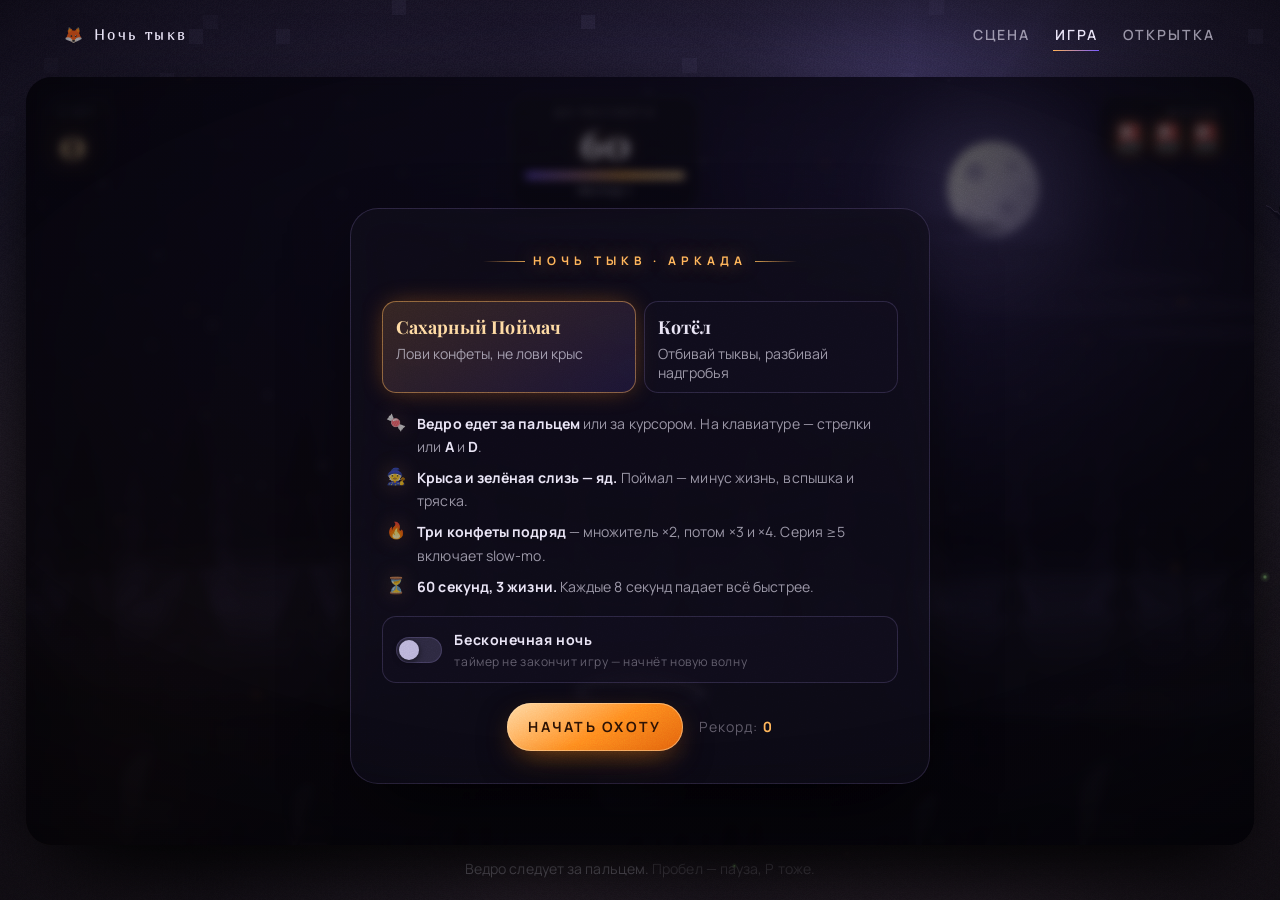
<file: game.html>
<!DOCTYPE html>
<html lang="ru" class="no-js">
<head>
<meta charset="UTF-8">
<meta name="viewport" content="width=device-width, initial-scale=1, viewport-fit=cover">
<meta name="theme-color" content="#06050a">
<meta name="description" content="Сахарный Поймач — хэллоуин-аркада: лови конфеты, не лови крыс.">
<title>Сахарный Поймач · Хэллоуин</title>
<link rel="preconnect" href="https://fonts.googleapis.com">
<link rel="preconnect" href="https://fonts.gstatic.com" crossorigin>
<link href="https://fonts.googleapis.com/css2?family=Caveat:wght@400;500;600;700&family=Manrope:wght@300;400;600;700;800&family=Marmelad&family=Marck+Script&family=Playfair+Display:wght@500;700;900&display=swap" rel="stylesheet">
<link rel="stylesheet" href="assets/css/base.css">
<link rel="stylesheet" href="assets/css/game.css">
<link rel="icon" href="data:image/svg+xml,<svg xmlns='http://www.w3.org/2000/svg' viewBox='0 0 32 32'><text y='26' font-size='26'>&#127924;</text></svg>">
</head>
<body>
<a class="skip-link" href="#main">К игре</a>

<canvas class="fx-layer" id="bg-fog" aria-hidden="true"></canvas>
<canvas class="fx-layer" id="fx-parts" aria-hidden="true"></canvas>

<header class="topbar">
  <a class="topbar__brand" href="index.html"><span>&#129418;</span> <b>Ночь&nbsp;тыкв</b></a>
  <nav class="navlinks" aria-label="Основная навигация">
    <a href="index.html" data-page="index">Сцена</a>
    <a href="game.html"  data-page="game">Игра</a>
    <a href="card.html"  data-page="card">Открытка</a>
  </nav>
</header>

<main id="main" class="page cc-page">

  <div class="cc-stage" id="cc-stage">
    <div class="cc-frame" id="cc-frame">
      <canvas id="cc-canvas" class="cc-canvas" role="img"
              aria-label="Игровое поле «Сахарный Поймач»: падают конфеты и яд, лови конфеты ведром и избегай крыс и слизи"></canvas>

      <div class="cc-flash" id="cc-flash" aria-hidden="true"></div>

      <div class="cc-hud" id="cc-hud">
        <div class="cc-hud__row">
          <div class="cc-chip cc-chip--score">
            <span class="cc-chip__label">Счёт</span>
            <strong class="cc-chip__value" id="cc-score">0</strong>
          </div>

<div class="cc-chip cc-chip--mid" id="cc-timechip">
              <span class="cc-chip__label">До рассвета</span>
              <strong class="cc-chip__value cc-chip__value--time" id="cc-time">60</strong>
              <span class="cc-timebar" aria-hidden="true"><i class="cc-timebar__fill" id="cc-timefill"></i></span>
              <span class="cc-chip__note" id="cc-level">Раунд 1</span>
              <span class="cc-chip__note" id="cc-ca" hidden>Рядов: 5</span>
            </div>

          <div class="cc-chip cc-chip--lives">
            <span class="cc-chip__label">Жизни</span>
            <span class="cc-lives" id="cc-lives" role="img" aria-label="Жизни: 3">
              <i class="cc-life" aria-hidden="true">&#127924;</i>
              <i class="cc-life" aria-hidden="true">&#127924;</i>
              <i class="cc-life" aria-hidden="true">&#127924;</i>
            </span>
          </div>
        </div>
      </div>

      <p class="cc-combo" id="cc-combo" aria-hidden="true"></p>
      <p class="cc-count" id="cc-count" aria-hidden="true"></p>

      <section class="cc-screen" id="cc-screen-start">
        <div class="cc-panel glass">
          <p class="eyebrow">Ночь тыкв · Аркада</p>

          <div class="cc-modes" role="tablist" aria-label="Выбор игры">
            <button class="cc-mode is-on" id="cc-mode-candy" role="tab" type="button"
                    aria-selected="true" data-mode="candy">
              <span class="cc-mode__name">Сахарный Поймач</span>
              <span class="cc-mode__desc">Лови конфеты, не лови крыс</span>
            </button>
            <button class="cc-mode" id="cc-mode-cauldron" role="tab" type="button"
                    aria-selected="false" data-mode="cauldron">
              <span class="cc-mode__name">Котёл</span>
              <span class="cc-mode__desc">Отбивай тыквы, разбивай надгробья</span>
            </button>
          </div>

          <ul class="cc-rules" id="cc-rules-candy">
            <li><span class="cc-rules__ico" aria-hidden="true">&#127852;</span><span><b>Ведро едет за пальцем</b> или за курсором. На клавиатуре — стрелки или <b>A</b> и <b>D</b>.</span></li>
            <li><span class="cc-rules__ico" aria-hidden="true">&#129497;</span><span><b>Крыса и зелёная слизь — яд.</b> Поймал — минус жизнь, вспышка и тряска.</span></li>
            <li><span class="cc-rules__ico" aria-hidden="true">&#128293;</span><span><b>Три конфеты подряд</b> — множитель ×2, потом ×3 и ×4. Серия ≥5 включает slow-mo.</span></li>
            <li><span class="cc-rules__ico" aria-hidden="true">&#9203;</span><span><b>60 секунд, 3 жизни.</b> Каждые 8 секунд падает всё быстрее.</span></li>
          </ul>

          <ul class="cc-rules" id="cc-rules-cauldron" hidden>
            <li><span class="cc-rules__ico" aria-hidden="true">&#129380;</span><span><b>Отбивай тыкву,</b> не дай ей упасть. Угол отскока зависит от точки удара по котлу.</span></li>
            <li><span class="cc-rules__ico" aria-hidden="true">&#128270;</span><span><b>Разбивай надгробья.</b> Каждый третий ряд стоит дороже — там светящиеся.</span></li>
            <li><span class="cc-rules__ico" aria-hidden="true">&#129513;</span><span><b>Зелёные надгробья — слизь.</b> Не трогай: минус жизнь и тряска.</span></li>
            <li><span class="cc-rules__ico" aria-hidden="true">&#127760;</span><span><b>3 жизни, 5 волн.</b> С каждой волной мяч летает быстрее, а ряды короче.</span></li>
          </ul>

          <div class="cc-toggle-wrap" id="cc-endless-wrap">
            <label class="cc-toggle">
              <input type="checkbox" id="cc-endless">
              <span class="cc-toggle__track" aria-hidden="true"><span class="cc-toggle__dot"></span></span>
              <span class="cc-toggle__text">
                Бесконечная ночь
                <em>таймер не закончит игру — начнёт новую волну</em>
              </span>
            </label>
          </div>

          <div class="cc-panel__row">
            <button class="cc-btn cc-btn--primary" id="cc-start-btn" type="button">Начать охоту</button>
            <p class="cc-best">Рекорд: <b id="cc-best-start">0</b></p>
          </div>
        </div>
      </section>

      <section class="cc-screen" id="cc-screen-over" hidden>
        <div class="cc-panel glass">
          <p class="eyebrow" id="cc-over-eyebrow">Смена окончена</p>
          <h2 class="cc-panel__title display" id="cc-over-title">Итоги</h2>
          <p class="cc-panel__note" id="cc-over-note">Новый рекорд. Где-то в подвале кто-то завидует.</p>

          <div class="cc-stats">
            <div class="cc-stat"><span class="cc-stat__k">Счёт</span><b class="cc-stat__v" id="cc-final-score">0</b></div>
            <div class="cc-stat"><span class="cc-stat__k">Рекорд</span><b class="cc-stat__v" id="cc-final-best">0</b></div>
            <div class="cc-stat"><span class="cc-stat__k">Конфет</span><b class="cc-stat__v" id="cc-final-candy">0</b></div>
            <div class="cc-stat"><span class="cc-stat__k">Лучшее комбо</span><b class="cc-stat__v" id="cc-final-combo">0</b></div>
          </div>

          <div class="cc-panel__row">
            <button class="cc-btn cc-btn--primary" id="cc-retry-btn" type="button">Ещё раз</button>
            <a class="cc-btn cc-btn--ghost" href="index.html">На сцену</a>
          </div>
        </div>
      </section>

      <section class="cc-screen" id="cc-screen-pause" hidden>
        <div class="cc-panel glass cc-panel--slim">
          <p class="eyebrow">Пауза</p>
          <h2 class="cc-panel__title display">Ведро ждёт</h2>
          <p class="cc-panel__lead">Таймер стоит. Крысы тоже стоят. К счастью.</p>
          <div class="cc-panel__row">
            <button class="cc-btn cc-btn--primary" id="cc-resume-btn" type="button">Продолжить</button>
            <button class="cc-btn cc-btn--ghost" id="cc-quit-btn" type="button">В начало</button>
          </div>
        </div>
      </section>
    </div>
  </div>

  <div class="cc-foot">
    <p class="cc-foot__hint">Ведро следует за пальцем. <span class="faint">Пробел — пауза, <span class="faint">P</span> тоже.</span></p>
    <button class="cc-btn cc-btn--ghost cc-btn--sm" id="cc-pause-btn" type="button" hidden>Пауза</button>
  </div>

  <p class="sr-only" id="cc-live" role="status" aria-live="polite"></p>
</main>

<script src="assets/js/webgl-bg.js" defer></script>
<script src="assets/js/particles.js" defer></script>
<script src="assets/js/core.js" defer></script>
<script src="assets/js/game.js" defer></script>
</body>
</html>
</file>
<file: assets/css/base.css>
/* ============================================================
   HALLOWEEN · gothic noir — design system
   base.css: tokens · reset · typography · buttons · utilities
   ============================================================ */

/* ---------- 1. TOKENS ---------- */
:root {
  /* generated film-grain tile (SVG turbulence, no binary assets) */
  --grain-url: url("data:image/svg+xml,%3Csvg xmlns='http://www.w3.org/2000/svg' width='220' height='220'%3E%3Cfilter id='n'%3E%3CfeTurbulence type='fractalNoise' baseFrequency='0.82' numOctaves='3' stitchTiles='stitch'/%3E%3CfeColorMatrix type='saturate' values='0'/%3E%3C/filter%3E%3Crect width='100%25' height='100%25' filter='url(%23n)' opacity='0.5'/%3E%3C/svg%3E");

  /* surface */
  --ink:            #06050a;
  --ink-2:          #0b0913;
  --ink-3:          #12101d;
  --ink-glass:      rgba(18, 16, 29, 0.62);
  --ink-glass-hi:   rgba(32, 28, 50, 0.72);

  /* palette */
  --moon:           #efeaff;
  --moon-dim:       #b9b2d8;
  --violet:         #7a5cff;
  --violet-deep:    #2b1b57;
  --violet-glow:    rgba(122, 92, 255, 0.55);
  --pumpkin:        #ff8a1e;
  --ember:          #ffb257;
  --ember-hot:      #ffd9a0;
  --poison:         #7ce08a;
  --blood:          #e01b3c;
  --bone:           #efe6d2;

  /* text */
  --text:           #e8e3f5;
  --text-muted:     rgba(232, 227, 245, 0.62);
  --text-faint:     rgba(232, 227, 245, 0.36);

  /* lines & glass */
  --line:           rgba(169, 152, 233, 0.18);
  --line-strong:    rgba(190, 172, 255, 0.38);
  --glass:          rgba(18, 16, 29, 0.55);
  --glass-blur:     blur(18px) saturate(120%);

  /* shadows & glows */
  --shadow-1:       0 2px 8px rgba(0, 0, 0, 0.5);
  --shadow-2:       0 14px 40px -12px rgba(0, 0, 0, 0.85);
  --shadow-3:       0 30px 80px -20px rgba(0, 0, 0, 0.9);
  --glow-pumpkin:   0 0 22px rgba(255, 138, 30, 0.55), 0 0 60px rgba(255, 138, 30, 0.28);
  --glow-violet:    0 0 26px rgba(122, 92, 255, 0.5), 0 0 70px rgba(122, 92, 255, 0.22);

  /* type — все с поддержкой кириллицы */
  --font-display: 'Playfair Display', Georgia, 'Times New Roman', serif;
  --font-deco:    'Marmelad', 'Playfair Display', Georgia, serif;
  --font-body:    'Manrope', 'Segoe UI', system-ui, -apple-system, sans-serif;
  --font-hand:    'Caveat', 'Segoe Script', 'Bradley Hand', cursive;
  --font-sign:    'Marck Script', 'Caveat', cursive;

  /* fluid type scale */
  --fs-hero:  clamp(2.9rem, 13vw, 9.5rem);
  --fs-h1:    clamp(1.9rem, 6.2vw, 4.2rem);
  --fs-h2:    clamp(1.45rem, 4.2vw, 2.6rem);
  --fs-h3:    clamp(1.1rem, 2.6vw, 1.5rem);
  --fs-body:  clamp(0.95rem, 2.3vw, 1.06rem);
  --fs-small: clamp(0.78rem, 1.9vw, 0.88rem);
  --fs-eyebrow: clamp(0.6rem, 1.6vw, 0.74rem);

  /* rhythm */
  --gap:     clamp(1rem, 2.6vw, 1.75rem);
  --pad-x:   clamp(1.1rem, 5vw, 4.5rem);
  --radius:  18px;
  --radius-lg: 28px;

  /* motion */
  --ease-out:  cubic-bezier(0.16, 1, 0.3, 1);
  --ease-soft: cubic-bezier(0.4, 0, 0.2, 1);
  --ease-back: cubic-bezier(0.34, 1.56, 0.64, 1);
  --t-fast:  0.22s;
  --t-mid:   0.45s;
  --t-slow:  0.9s;

  /* layers */
  --z-bg:        0;
  --z-scene:     10;
  --z-overlay:   40;
  --z-pointer:   60;
  --z-grain:     70;
  --z-wipe:      90;
  --z-nav:       100;
}

/* ---------- 2. RESET ---------- */
*,
*::before,
*::after { box-sizing: border-box; }

* { margin: 0; padding: 0; }

html {
  -webkit-text-size-adjust: 100%;
  scroll-behavior: smooth;
  color-scheme: dark;
}

body {
  min-height: 100svh;
  background: var(--ink);
  color: var(--text);
  font-family: var(--font-body);
  font-size: var(--fs-body);
  line-height: 1.65;
  letter-spacing: 0.005em;
  -webkit-font-smoothing: antialiased;
  -moz-osx-font-smoothing: grayscale;
  overflow-x: hidden;
  text-rendering: optimizeLegibility;
}

body.is-locked { overflow: hidden; }

img, svg, video, canvas {
  display: block;
  max-width: 100%;
}

svg { overflow: visible; }

button, input, textarea, select {
  font: inherit;
  color: inherit;
  background: none;
  border: none;
}

button { cursor: pointer; -webkit-tap-highlight-color: transparent; }
a { color: inherit; text-decoration: none; -webkit-tap-highlight-color: transparent; }
ul, ol { list-style: none; }

:focus-visible {
  outline: 2px solid var(--ember);
  outline-offset: 3px;
  border-radius: 6px;
}

::selection {
  background: var(--pumpkin);
  color: var(--ink);
}

/* ---------- 3. TYPOGRAPHY ---------- */
h1, h2, h3, h4 {
  font-family: var(--font-display);
  font-weight: 700;
  line-height: 1.02;
  letter-spacing: -0.015em;
  text-wrap: balance;
}

.display {
  font-family: var(--font-deco);
  font-weight: 400;
  line-height: 0.9;
  letter-spacing: 0.005em;
}

.deco    { font-family: var(--font-deco); }
.hand    { font-family: var(--font-hand); font-weight: 400; }
.muted   { color: var(--text-muted); }
.faint   { color: var(--text-faint); }
.center  { text-align: center; }

.eyebrow {
  display: inline-flex;
  align-items: center;
  gap: 0.7em;
  font-family: var(--font-body);
  font-size: var(--fs-eyebrow);
  font-weight: 700;
  letter-spacing: 0.42em;
  text-transform: uppercase;
  color: var(--ember);
  text-shadow: 0 0 18px rgba(255, 178, 87, 0.55);
}

.eyebrow::before,
.eyebrow::after {
  content: "";
  width: clamp(14px, 4vw, 42px);
  height: 1px;
  background: linear-gradient(90deg, transparent, currentColor);
  opacity: 0.8;
}

.eyebrow::after { transform: scaleX(-1); }

/* ornamental divider */
.divider {
  display: flex;
  align-items: center;
  justify-content: center;
  gap: 0.8em;
  color: var(--violet);
}

.divider::before,
.divider::after {
  content: "";
  height: 1px;
  flex: 1;
  max-width: 190px;
  background: linear-gradient(90deg, transparent, currentColor);
}

.divider::after { transform: scaleX(-1); }
.divider i { opacity: 0.9; font-size: 0.7rem; }

/* text glow helpers */
.glow-ember   { text-shadow: 0 0 18px rgba(255, 178, 87, 0.6), 0 0 46px rgba(255, 138, 30, 0.3); }
.glow-violet  { text-shadow: var(--glow-violet); }
.glow-moon    { text-shadow: 0 0 26px rgba(239, 234, 255, 0.4), 0 0 70px rgba(122, 92, 255, 0.25); }

.grad-text {
  background: linear-gradient(180deg, #fff8ec 8%, var(--ember) 46%, var(--pumpkin) 92%);
  -webkit-background-clip: text;
  background-clip: text;
  color: transparent;
  -webkit-text-fill-color: transparent;
}

/* ---------- 4. CANVAS LAYERS ---------- */
.fx-layer {
  position: fixed;
  inset: 0;
  width: 100%;
  height: 100%;
  pointer-events: none;
  z-index: var(--z-bg);
}

#bg-fog   { z-index: 0; }
#fx-parts { z-index: var(--z-overlay); }

/* CSS fallback sky when WebGL is unavailable */
.fallback-sky {
  position: fixed;
  inset: 0;
  z-index: 0;
  pointer-events: none;
  background:
    radial-gradient(120% 78% at 76% 6%,  rgba(150, 132, 255, 0.30), transparent 58%),
    radial-gradient(90% 55% at 22% 96%,   rgba(255, 138, 30, 0.16), transparent 62%),
    radial-gradient(140% 100% at 50% 118%, rgba(43, 27, 87, 0.85), transparent 70%),
    linear-gradient(180deg, #0a0813 0%, #08060f 44%, #050409 100%);
}

/* ---------- 5. ATMOSPHERE OVERLAYS ---------- */
.vignette {
  position: fixed;
  inset: 0;
  z-index: var(--z-grain);
  pointer-events: none;
  background:
    radial-gradient(128% 92% at 50% 44%, transparent 42%, rgba(3, 2, 6, 0.62) 82%, rgba(2, 1, 4, 0.92) 100%);
}

.grain {
  position: fixed;
  inset: -60px;
  z-index: calc(var(--z-grain) + 1);
  pointer-events: none;
  opacity: 0.5;
  mix-blend-mode: overlay;
  background-image: var(--grain-url);
  background-size: 220px 220px;
  animation: grain-shift 0.7s steps(4) infinite;
}

@keyframes grain-shift {
  0%   { transform: translate(0, 0); }
  25%  { transform: translate(-14px, 8px); }
  50%  { transform: translate(10px, -12px); }
  75%  { transform: translate(-8px, -6px); }
  100% { transform: translate(0, 0); }
}

/* ---------- 6. POINTER GLOW ---------- */
.pointer-glow {
  position: fixed;
  top: 0;
  left: 0;
  width: 460px;
  height: 460px;
  margin: -230px 0 0 -230px;
  z-index: var(--z-pointer);
  pointer-events: none;
  border-radius: 50%;
  opacity: 0;
  mix-blend-mode: screen;
  background: radial-gradient(circle, rgba(255, 178, 87, 0.13) 0%, rgba(122, 92, 255, 0.07) 38%, transparent 68%);
  transition: opacity 0.6s var(--ease-out);
  will-change: transform;
}

.pointer-glow.is-on { opacity: 1; }

/* ---------- 7. BUTTONS ---------- */
/* Кнопка — каменная табличка: срезанные углы, гравированная внутренняя
   рамка с заклёпками, сатиновая поверхность. Скругление маленькое:
   пилюля выбивалась из готической сцены. */
.btn {
  --btn-frame: rgba(188, 170, 246, 0.26);
  --btn-orn: rgba(220, 206, 255, 0.6);
  position: relative;
  display: inline-flex;
  align-items: center;
  justify-content: center;
  gap: 0.8em;
  min-height: 62px;
  padding: 1.02em 2.45em;
  border-radius: 5px;
  font-family: var(--font-body);
  font-size: clamp(0.84rem, 2vw, 0.96rem);
  font-weight: 700;
  letter-spacing: 0.18em;
  text-transform: uppercase;
  white-space: nowrap;
  isolation: isolate;
  overflow: hidden;
  transition:
    transform var(--t-fast) var(--ease-back),
    box-shadow var(--t-mid) var(--ease-out),
    color var(--t-mid) var(--ease-out),
    filter var(--t-mid) var(--ease-out);
}

.btn > * { position: relative; z-index: 2; }
.btn:active { transform: translateY(1px) scale(0.985); }

/* гравированная рамка и заклёпки по углам */
.btn::after {
  content: "";
  position: absolute;
  inset: 4px;
  z-index: 1;
  pointer-events: none;
  border: 1px solid var(--btn-frame);
  border-radius: 2px;
  background:
    radial-gradient(circle, var(--btn-orn) 0 1.15px, transparent 1.5px) left 3px top 3px / 7px 7px no-repeat,
    radial-gradient(circle, var(--btn-orn) 0 1.15px, transparent 1.5px) right 3px top 3px / 7px 7px no-repeat,
    radial-gradient(circle, var(--btn-orn) 0 1.15px, transparent 1.5px) left 3px bottom 3px / 7px 7px no-repeat,
    radial-gradient(circle, var(--btn-orn) 0 1.15px, transparent 1.5px) right 3px bottom 3px / 7px 7px no-repeat;
  opacity: 0.9;
  transition:
    border-color var(--t-mid) var(--ease-out),
    opacity var(--t-mid) var(--ease-out),
    box-shadow var(--t-mid) var(--ease-out);
}

/* primary — раскалённая медь */
.btn--primary {
  --btn-frame: rgba(92, 36, 2, 0.48);
  --btn-orn: rgba(255, 244, 218, 0.92);
  color: #2a1204;
  background-color: #f2760f;
  background-image:
    repeating-linear-gradient(112deg, rgba(255, 255, 255, 0.055) 0 1px, transparent 1px 6px),
    radial-gradient(130% 180% at 50% -30%, rgba(255, 240, 210, 0.9) 0%, rgba(255, 217, 160, 0) 58%),
    linear-gradient(155deg, #ffc987 0%, #ff9a33 38%, #f2760f 68%, #c94e05 100%);
  box-shadow:
    0 0 0 1px rgba(73, 27, 0, 0.55),
    inset 0 1px 0 rgba(255, 248, 232, 0.78),
    inset 0 -3px 0 rgba(112, 40, 0, 0.3),
    0 2px 0 rgba(70, 24, 0, 0.4),
    0 10px 30px -12px rgba(255, 138, 30, 0.75),
    var(--shadow-2);
  text-shadow: 0 1px 0 rgba(255, 231, 190, 0.4);
}

.btn--primary::before {
  content: "";
  position: absolute;
  inset: 0;
  z-index: 1;
  background: linear-gradient(115deg, transparent 36%, rgba(255, 255, 255, 0.62) 50%, transparent 64%);
  transform: translateX(-140%);
  transition: transform 0.75s var(--ease-out);
}

.btn--primary:hover {
  transform: translateY(-2px);
  filter: saturate(1.08) brightness(1.03);
  box-shadow:
    0 0 0 1px rgba(73, 27, 0, 0.6),
    inset 0 1px 0 rgba(255, 250, 238, 0.9),
    inset 0 -3px 0 rgba(112, 40, 0, 0.25),
    0 2px 0 rgba(70, 24, 0, 0.4),
    0 0 34px rgba(255, 138, 30, 0.5),
    0 18px 44px -12px rgba(255, 138, 30, 0.65);
}

.btn--primary:hover::before { transform: translateX(140%); }
.btn--primary:hover::after {
  border-color: rgba(70, 24, 0, 0.6);
  opacity: 1;
  box-shadow: inset 0 0 12px rgba(255, 226, 180, 0.22);
}

/* ghost — дымчатый обсидиан с фиолетовой кромкой */
.btn--ghost {
  --btn-frame: rgba(196, 178, 255, 0.24);
  --btn-orn: rgba(226, 214, 255, 0.6);
  color: var(--text);
  background-color: rgba(18, 16, 29, 0.72);
  background-image:
    repeating-linear-gradient(135deg, rgba(255, 255, 255, 0.028) 0 1px, transparent 1px 7px),
    radial-gradient(120% 170% at 50% 125%, rgba(122, 92, 255, 0.2), transparent 62%),
    linear-gradient(180deg, rgba(42, 35, 69, 0.78), rgba(13, 11, 25, 0.8));
  backdrop-filter: var(--glass-blur);
  -webkit-backdrop-filter: var(--glass-blur);
  box-shadow:
    0 0 0 1px rgba(0, 0, 0, 0.5),
    inset 0 1px 0 rgba(255, 255, 255, 0.12),
    inset 0 -2px 0 rgba(0, 0, 0, 0.5),
    0 8px 26px -16px rgba(0, 0, 0, 0.9);
}

.btn--ghost::before {
  content: "";
  position: absolute;
  inset: 0;
  z-index: 1;
  background:
    radial-gradient(120% 160% at 50% 130%, rgba(122, 92, 255, 0.4), transparent 62%),
    linear-gradient(180deg, rgba(255, 255, 255, 0.06), transparent 44%);
  opacity: 0;
  transition: opacity var(--t-mid) var(--ease-out);
}

.btn--ghost:hover {
  transform: translateY(-2px);
  color: #fff;
  text-shadow: 0 0 12px rgba(190, 170, 255, 0.45);
  box-shadow:
    0 0 0 1px rgba(0, 0, 0, 0.45),
    inset 0 1px 0 rgba(255, 255, 255, 0.18),
    inset 0 -2px 0 rgba(0, 0, 0, 0.45),
    0 0 34px rgba(122, 92, 255, 0.32),
    var(--shadow-2);
}

.btn--ghost:hover::before { opacity: 1; }
.btn--ghost:hover::after {
  border-color: rgba(210, 194, 255, 0.5);
  opacity: 1;
  box-shadow: inset 0 0 14px rgba(154, 128, 255, 0.18);
}

/* нажатие важнее hover: иначе кнопка не «проваливается» */
.btn--primary:active,
.btn--ghost:active {
  transform: translateY(1px) scale(0.985);
  filter: none;
}

.btn:focus-visible { outline-offset: 4px; }

/* small square icon button */
.btn--icon {
  min-height: 44px;
  width: 44px;
  padding: 0;
  font-size: 1rem;
  letter-spacing: 0;
}
.btn--icon::after { inset: 3px; background: none; }

/* ---------- 8. GLASS CARD ---------- */
.glass {
  position: relative;
  background: var(--ink-glass);
  backdrop-filter: var(--glass-blur);
  -webkit-backdrop-filter: var(--glass-blur);
  border-radius: var(--radius-lg);
  box-shadow:
    0 0 0 1px var(--line) inset,
    var(--shadow-3);
}

/* ---------- 9. NAV ---------- */
.topbar {
  position: fixed;
  top: 0;
  left: 0;
  right: 0;
  z-index: var(--z-nav);
  display: flex;
  align-items: center;
  justify-content: space-between;
  gap: 1rem;
  padding: clamp(0.7rem, 2.2vw, 1.1rem) var(--pad-x);
  pointer-events: none;
}

.topbar > * { pointer-events: auto; }

.topbar__brand {
  display: inline-flex;
  align-items: center;
  gap: 0.55em;
  font-family: var(--font-deco);
  font-size: 0.95rem;
  letter-spacing: 0.16em;
  color: var(--text-muted);
  transition: color var(--t-fast) var(--ease-out), text-shadow var(--t-fast);
}

.topbar__brand:hover { color: var(--ember); text-shadow: 0 0 16px rgba(255, 178, 87, 0.7); }
.topbar__brand b { color: var(--text); font-weight: 400; }

.navlinks {
  display: flex;
  align-items: center;
  gap: clamp(0.5rem, 2vw, 1.4rem);
  font-size: var(--fs-small);
  font-weight: 600;
  letter-spacing: 0.14em;
  text-transform: uppercase;
  color: var(--text-muted);
}

.navlinks a {
  position: relative;
  padding: 0.35em 0.1em;
  transition: color var(--t-fast) var(--ease-out);
}

.navlinks a::after {
  content: "";
  position: absolute;
  left: 0;
  bottom: 0;
  width: 100%;
  height: 1px;
  background: linear-gradient(90deg, var(--ember), var(--violet));
  transform: scaleX(0);
  transform-origin: left;
  transition: transform var(--t-mid) var(--ease-out);
}

.navlinks a:hover,
.navlinks a[aria-current="page"] { color: var(--text); }
.navlinks a:hover::after,
.navlinks a[aria-current="page"]::after { transform: scaleX(1); }

@media (max-width: 620px) {
  .navlinks {
    gap: 0.1rem;
    font-size: 0.7rem;
    letter-spacing: 0.02em;
  }
  .navlinks a { padding: 0.55em 0.3em; }
  .topbar__brand { font-size: 0.86rem; letter-spacing: 0.1em; }
}

@media (max-width: 560px) {
  .topbar__brand span { display: none; }
}

@media (max-width: 380px) {
  .topbar__brand b { font-size: 0.74rem; letter-spacing: 0.04em; }
  .navlinks { font-size: 0.64rem; }
  .navlinks a { padding: 0.55em 0.22em; }
}

/* ---------- 10. REVEAL ANIMATIONS ---------- */
[data-reveal] {
  opacity: 0;
  transform: translateY(26px);
  filter: blur(6px);
  transition:
    opacity 0.9s var(--ease-out),
    transform 0.9s var(--ease-out),
    filter 0.9s var(--ease-out);
  transition-delay: var(--reveal-delay, 0s);
}

[data-reveal].is-in {
  opacity: 1;
  transform: none;
  filter: none;
}

/* ---------- 11. FOG PAGE TRANSITION ---------- */
.fog-wipe {
  position: fixed;
  inset: -10%;
  z-index: var(--z-wipe);
  pointer-events: none;
  opacity: 0;
  background:
    radial-gradient(60% 90% at 50% 50%, rgba(190, 180, 240, 0.14), transparent 70%),
    linear-gradient(180deg, #0b0913 0%, #05040a 100%);
  transition: opacity 0.62s var(--ease-soft);
  will-change: opacity, transform;
}

.fog-wipe::after {
  content: "";
  position: absolute;
  inset: 0;
  opacity: 0.55;
  background-image: var(--grain-url);
  background-size: 300px 300px;
}

.fog-wipe.is-on {
  opacity: 1;
  animation: fog-breathe 1.3s var(--ease-soft) forwards;
}

@keyframes fog-breathe {
  0%   { transform: scale(1); }
  35%  { transform: scale(1.14); }
  100% { transform: scale(1.02); }
}

/* ---------- 12. PAGE SHELL ---------- */
.page {
  position: relative;
  z-index: var(--z-scene);
  min-height: 100svh;
  display: flex;
  flex-direction: column;
}

.page--center {
  align-items: center;
  justify-content: center;
  padding: clamp(3rem, 9vh, 6rem) var(--pad-x);
}

.shell {
  width: min(1180px, 100%);
  margin-inline: auto;
  padding-inline: var(--pad-x);
}

.stack   { display: flex; flex-direction: column; }
.row     { display: flex; align-items: center; justify-content: center; flex-wrap: wrap; gap: var(--gap); }

/* ---------- 13. MISC ---------- */
.hairline {
  height: 1px;
  border: 0;
  background: linear-gradient(90deg, transparent, var(--line-strong), transparent);
}

.pumpkin-dot {
  color: var(--pumpkin);
  text-shadow: 0 0 14px rgba(255, 138, 30, 0.8);
}

.sr-only {
  position: absolute;
  width: 1px; height: 1px;
  padding: 0; margin: -1px;
  overflow: hidden;
  clip: rect(0 0 0 0);
  white-space: nowrap;
  border: 0;
}

.skip-link {
  position: absolute;
  top: -100px;
  left: 12px;
  z-index: 200;
  padding: 0.7em 1.2em;
  background: var(--pumpkin);
  color: var(--ink);
  border-radius: 0 0 10px 10px;
  font-weight: 700;
  transition: top var(--t-fast);
}

.skip-link:focus { top: 0; }

.breathing { animation: breathe 5.5s var(--ease-soft) infinite; }

@keyframes breathe {
  0%, 100% { opacity: 0.82; }
  50%      { opacity: 1; }
}

.flicker { animation: flicker 3.4s steps(1) infinite; }

@keyframes flicker {
  0%, 100%  { opacity: 1; }
  7%        { opacity: 0.72; }
  9%        { opacity: 1; }
  31%       { opacity: 0.86; }
  33%       { opacity: 1; }
  64%       { opacity: 0.66; }
  66%       { opacity: 1; }
}

/* ---------- 14. SCROLLBAR ---------- */
@supports selector(::-webkit-scrollbar) {
  ::-webkit-scrollbar { width: 10px; height: 10px; }
  ::-webkit-scrollbar-track { background: var(--ink); }
  ::-webkit-scrollbar-thumb {
    background: linear-gradient(180deg, var(--violet-deep), #3b1d6b);
    border-radius: 999px;
    border: 2px solid var(--ink);
  }
  ::-webkit-scrollbar-thumb:hover { background: var(--violet); }
}

html { scrollbar-color: var(--violet-deep) var(--ink); scrollbar-width: thin; }

/* ---------- 15. REDUCED MOTION ---------- */
@media (prefers-reduced-motion: reduce) {
  html { scroll-behavior: auto; }

  *,
  *::before,
  *::after {
    animation-duration: 0.001ms !important;
    animation-iteration-count: 1 !important;
    transition-duration: 0.001ms !important;
  }

  .grain { animation: none; }
  [data-reveal] { opacity: 1; transform: none; filter: none; }
}

/* ---------- 16. PRINT / NO-JS FALLBACKS ---------- */
.no-js [data-reveal] { opacity: 1; transform: none; filter: none; }

@media print {
  .fx-layer, .vignette, .grain, .pointer-glow, .fog-wipe { display: none !important; }
}
</file>
<file: assets/css/index.css>
/* ===== index.css · Сцена «Врата» ===== */

body {
  height: 100svh;
  overflow: hidden;
  overscroll-behavior: none;
}

/* сцена position: fixed и должна занимать весь кадр; если документ длиннее
   окна (из-за abs-позиционированного контента), снизу всплывал кусок фона —
   под землёй. На главной скроллить нечего, поэтому гасим прокрутку и здесь. */
html { overflow: hidden; }

/* ─────── canvas слои ─────── */
.fx-layer#bg-fog   { z-index: 0; }
.fx-layer#fx-parts { z-index: 5; }

/* ─────── сцена ─────── */
.scene {
  position: fixed;
  inset: 0;
  z-index: 2;
  pointer-events: none;
  overflow: hidden;
}

.layer {
  position: absolute;
  left: 0;
  right: 0;
  will-change: transform;
}

.layer > svg {
  width: 100%;
  height: 100%;
  display: block;
}

/* дальний лес */
.layer--skyline {
  top: 4%;
  height: 46%;
  opacity: 0.85;
}
.skyline { fill: #0b0916; }
.layer--skyline #pine-far { fill: #0c0a18; }

.layer--hills {
  bottom: 0;
  height: 40%;
  opacity: 0.9;
}
.layer--hills .hills { fill: #090713; }

.layer--mid {
  bottom: 0;
  height: 44%;
}
.layer--mid .trees-mid { fill: #07060f; }
.layer--mid .tombstones { fill: #06050d; }
.tombstones path {
  filter: drop-shadow(0 0 12px rgba(122, 92, 255, 0.14));
}

/* ─────── замок за воротами ─────── */
.layer--castle {
  bottom: 0;
  height: 56%;
  display: flex;
  justify-content: center;
  align-items: flex-end;
}

.castle {
  width: min(700px, 76vw);
  height: 100%;
}

/* ─────── ворота ─────── */
.layer--gate {
  bottom: 0;
  height: 82%;
  display: flex;
  justify-content: center;
  align-items: flex-end;
}

.gate {
  position: relative;
  width: min(880px, 96vw);
  aspect-ratio: 800 / 560;
  transform-origin: bottom center;
  pointer-events: none;
  filter: drop-shadow(0 30px 60px rgba(0, 0, 0, 0.8));
}

.gate__svg {
  position: absolute;
  inset: 0;
  width: 100%;
  height: 100%;
  overflow: visible;
}

.gate__finial { filter: drop-shadow(0 0 14px rgba(122, 92, 255, 0.5)); }

.gate__medallion path,
.gate__medallion circle:first-of-type { animation: none; }

/* ─────── фонари ─────── */
.lantern {
  position: absolute;
  top: 14.2%;
  width: clamp(40px, 5vw, 68px);
  aspect-ratio: 0.62;
  pointer-events: auto;
  border: 0;
  padding: 0;
  background: none;
  transform-origin: top center;
  animation: sway 6.5s var(--ease-soft) infinite;
  -webkit-tap-highlight-color: transparent;
}

.lantern--l { left: 26.2%; }
.lantern--r { right: 26.2%; animation-duration: 7.9s; animation-delay: -2.4s; }

@keyframes sway {
  0%, 100% { transform: rotate(-3.4deg); }
  50%      { transform: rotate(3.4deg); }
}

.lantern__chain {
  position: absolute;
  left: 50%;
  top: -13%;
  width: 1px;
  height: 15%;
  background: linear-gradient(180deg, transparent, #6a5f92);
  transform: translateX(-50%);
}

.lantern__body {
  position: absolute;
  inset: 14% 0 0;
  display: flex;
  flex-direction: column;
  align-items: center;
}

.lantern__cap {
  width: 64%;
  height: 9%;
  border-radius: 60% 60% 0 0;
  background: linear-gradient(180deg, #4c4468, #17132a);
  box-shadow: 0 0 0 1px rgba(122, 92, 255, 0.25) inset;
}

.lantern__glass {
  position: relative;
  width: 78%;
  flex: 1;
  margin: 3% 0;
  border-radius: 12% / 8%;
  background: linear-gradient(180deg, rgba(255, 196, 112, 0.38), rgba(255, 138, 30, 0.1));
  box-shadow:
    0 0 0 1px rgba(255, 196, 112, 0.5) inset,
    0 0 20px rgba(255, 138, 30, 0.55);
  overflow: hidden;
}

.lantern__flame {
  position: absolute;
  left: 50%;
  bottom: 18%;
  width: 46%;
  height: 52%;
  transform: translateX(-50%);
  border-radius: 50% 50% 46% 46% / 62% 62% 38% 38%;
  background: radial-gradient(circle at 50% 68%, #fff4d6 0%, var(--ember) 34%, var(--pumpkin) 68%, rgba(255, 120, 20, 0) 100%);
  filter: blur(0.4px);
  animation: flame 1.9s var(--ease-soft) infinite;
}

@keyframes flame {
  0%, 100% { transform: translateX(-50%) scale(1, 1) skewX(0deg); opacity: 0.95; }
  28%      { transform: translateX(-48%) scale(0.92, 1.14) skewX(4deg); opacity: 1; }
  62%      { transform: translateX(-52%) scale(1.08, 0.88) skewX(-5deg); opacity: 0.85; }
}

.lantern__foot {
  width: 56%;
  height: 7%;
  border-radius: 0 0 40% 40%;
  background: linear-gradient(180deg, #221d33, #100d1c);
}

.lantern__glow {
  position: absolute;
  left: 50%;
  top: 50%;
  width: 460%;
  aspect-ratio: 1;
  transform: translate(-50%, -46%);
  border-radius: 50%;
  pointer-events: none;
  mix-blend-mode: screen;
  background: radial-gradient(circle, rgba(255, 190, 105, 0.46) 0%, rgba(255, 138, 30, 0.18) 26%, rgba(122, 92, 255, 0.07) 48%, transparent 70%);
  animation: lantern-breathe 3.6s var(--ease-soft) infinite;
}

.lantern--r .lantern__glow { animation-delay: -1.5s; }

@keyframes lantern-breathe {
  0%, 100% { opacity: 0.78; }
  40%      { opacity: 1; }
  55%      { opacity: 0.7; }
  70%      { opacity: 0.96; }
}

.lantern:hover .lantern__glow,
.lantern:focus-visible .lantern__glow { opacity: 1; }

.lantern.is-lit { animation: none; }
.lantern.is-lit .lantern__glow {
  animation: none;
  opacity: 1;
  transform: translate(-50%, -46%) scale(1.55);
  background: radial-gradient(circle, rgba(255, 224, 170, 0.6) 0%, rgba(255, 178, 87, 0.24) 30%, transparent 72%);
}
.lantern.is-lit .lantern__flame {
  animation: none;
  transform: translateX(-50%) scale(1.4, 1.55);
}

/* ─────── кот ─────── */
.cat {
  position: absolute;
  left: 0.8%;
  top: 0.4%;
  width: 9.5%;
  aspect-ratio: 92 / 104;
  pointer-events: none;
  filter: drop-shadow(0 0 10px rgba(0, 0, 0, 0.95));
}

.cat svg { width: 100%; height: 100%; }

.cat svg g { fill: #03020a; }

.cat__eye {
  position: absolute;
  top: 21%;
  width: 13%;
  aspect-ratio: 1.7;
  border-radius: 50%;
  background: #ffcf7a;
  box-shadow: 0 0 9px 2px rgba(255, 178, 87, 0.95), 0 0 26px 8px rgba(255, 138, 30, 0.5);
  animation: eye-flick 4.2s steps(1) infinite;
}

.cat__eye--l { left: 29.5%; }
.cat__eye--r { right: 29.5%; }

@keyframes eye-flick {
  0%, 88%, 100% { opacity: 1; }
  90%           { opacity: 0.2; }
  93%           { opacity: 0.9; }
}

/* ─────── передний план ─────── */
.layer--fore {
  bottom: 0;
  height: 32%;
  z-index: 3;
}

.fore > g:first-child path { fill: #050409; }

#grass path {
  fill: none;
  stroke: #04030a;
  stroke-width: 2.5;
  stroke-linecap: round;
}

#fore-pumpkins { filter: drop-shadow(0 -6px 26px rgba(255, 138, 30, 0.22)); }

/* тыквы переднего плана */
.fp-pumpkin { pointer-events: auto; cursor: pointer; }

.fp-pumpkin .face { animation: pumpkin-face 4.6s var(--ease-soft) infinite; }

@keyframes pumpkin-face {
  0%, 100% { opacity: 0.72; }
  45%      { opacity: 1; }
  62%      { opacity: 0.8; }
}

.fp-pumpkin.is-lit .face { animation: none; opacity: 1; }

/* ─────── паутина ─────── */
.web {
  position: absolute;
  top: 0;
  width: clamp(120px, 22vw, 280px);
  aspect-ratio: 1;
  opacity: 0.2;
  background-repeat: no-repeat;
  background-size: contain;
  pointer-events: none;
  z-index: 4;
}

.web--tl {
  left: 0;
  background-image: url("data:image/svg+xml,%3Csvg xmlns='http://www.w3.org/2000/svg' viewBox='0 0 100 100' fill='none' stroke='%23b9b2d8' stroke-width='0.7' stroke-opacity='0.75'%3E%3Cpath d='M0,0 L100,0 M0,0 L0,100'/%3E%3Cpath d='M0,0 A18,18 0 0 1 18,0 M0,0 A34,34 0 0 1 34,0 M0,0 A52,52 0 0 1 52,0 M0,0 A74,74 0 0 1 74,0'/%3E%3Cpath d='M0,0 A18,18 0 0 1 0,18 M0,0 A34,34 0 0 1 0,34 M0,0 A52,52 0 0 1 0,52 M0,0 A74,74 0 0 1 0,74'/%3E%3Cpath d='M0,0 L74,0 M0,0 L58,0 M0,0 L42,0 M0,0 L26,0 M0,0 L11,0' stroke-opacity='0.4'/%3E%3Cpath d='M0,0 L0,74 M0,0 L0,58 M0,0 L0,42 M0,0 L0,26 M0,0 L0,11' stroke-opacity='0.4'/%3E%3C/svg%3E");
}

.web--tr {
  right: 0;
  transform: scaleX(-1);
  background-image: url("data:image/svg+xml,%3Csvg xmlns='http://www.w3.org/2000/svg' viewBox='0 0 100 100' fill='none' stroke='%23b9b2d8' stroke-width='0.7' stroke-opacity='0.75'%3E%3Cpath d='M0,0 L100,0 M0,0 L0,100'/%3E%3Cpath d='M0,0 A18,18 0 0 1 18,0 M0,0 A34,34 0 0 1 34,0 M0,0 A52,52 0 0 1 52,0 M0,0 A74,74 0 0 1 74,0'/%3E%3Cpath d='M0,0 A18,18 0 0 1 0,18 M0,0 A34,34 0 0 1 0,34 M0,0 A52,52 0 0 1 0,52 M0,0 A74,74 0 0 1 0,74'/%3E%3Cpath d='M0,0 L74,0 M0,0 L58,0 M0,0 L42,0 M0,0 L26,0 M0,0 L11,0' stroke-opacity='0.4'/%3E%3Cpath d='M0,0 L0,74 M0,0 L0,58 M0,0 L0,42 M0,0 L0,26 M0,0 L0,11' stroke-opacity='0.4'/%3E%3C/svg%3E");
}

/* ═══════════ ГЕРОЙ ═══════════ */
.page--center {
  z-index: 10;
  padding-top: clamp(5.5rem, 14vh, 8rem);
  padding-bottom: clamp(5.5rem, 14vh, 7rem);
  pointer-events: none;
}

.hero {
  position: relative;
  width: min(760px, 100%);
  text-align: center;
  pointer-events: none;
}

.hero > * { pointer-events: auto; }

.hero__scrim {
  position: absolute;
  left: 0;
  right: 0;
  top: -34%;
  bottom: -34%;
  pointer-events: none;
  background: radial-gradient(ellipse at center, rgba(4, 3, 9, 0.84) 0%, rgba(4, 3, 9, 0.62) 30%, rgba(4, 3, 9, 0.24) 54%, transparent 74%);
}

.hero__title {
  margin: clamp(0.5rem, 1.6vw, 0.9rem) 0 0;
  font-size: var(--fs-hero);
  line-height: 0.86;
}

.hero__word {
  display: block;
  letter-spacing: 0.01em;
  filter: drop-shadow(0 6px 30px rgba(255, 138, 30, 0.28));
}

.hero__lead {
  margin: clamp(1rem, 2.4vw, 1.5rem) auto 0;
  max-width: 32ch;
  color: rgba(243, 239, 255, 0.95);
  font-size: clamp(0.9rem, 2.2vw, 1.05rem);
  line-height: 1.72;
  text-shadow: 0 2px 18px rgba(0, 0, 0, 1), 0 0 40px rgba(4, 3, 9, 0.98);
}

.hero .divider { margin-top: clamp(0.9rem, 2.2vw, 1.3rem); }

.hero__actions {
  margin-top: clamp(1.6rem, 3.6vw, 2.4rem);
  gap: clamp(0.7rem, 2vw, 1.1rem);
}

/* ═══ полупрозрачные кнопки на главной ═══
   За воротами туман и лес — кнопки должны пропускать сцену сквозь себя,
   а не закрывать её глухими плашками. Стекло + blur, медь тоже стеклянная. */
.hero__actions .btn {
  -webkit-backdrop-filter: blur(11px) saturate(1.2);
  backdrop-filter: blur(11px) saturate(1.2);
}

.hero__actions .btn--primary {
  /* слои прозрачности складываются: суммарная альфа ≈ 0.5, а не 1.
     Поэтому каждый слой здесь совсем слабый — иначе кнопка снова глухая. */
  --btn-frame: rgba(255, 216, 168, 0.42);
  --btn-orn: rgba(255, 244, 218, 0.95);
  background-color: rgba(242, 118, 15, 0.22);
  background-image:
    repeating-linear-gradient(112deg, rgba(255, 255, 255, 0.04) 0 1px, transparent 1px 6px),
    radial-gradient(130% 180% at 50% -30%, rgba(255, 240, 210, 0.2) 0%, rgba(255, 217, 160, 0) 58%),
    linear-gradient(155deg,
      rgba(255, 201, 135, 0.18) 0%,
      rgba(255, 154, 51, 0.15) 38%,
      rgba(242, 118, 15, 0.13) 68%,
      rgba(201, 78, 5, 0.12) 100%);
  box-shadow:
    0 0 0 1px rgba(120, 58, 12, 0.5),
    inset 0 1px 0 rgba(255, 248, 232, 0.5),
    inset 0 -3px 0 rgba(112, 40, 0, 0.14),
    0 10px 34px -14px rgba(255, 138, 30, 0.45);
  /* на просвечивающей меди тёмно-коричневая подпись давала контраст 2.4:1 —
     переводим на кремовый с тёмной тенью (6.6:1 на подсветке, 16:1 на тени) */
  color: #fff6e4;
  text-shadow: 0 1px 2px rgba(56, 18, 0, 0.6), 0 0 10px rgba(90, 36, 4, 0.35);
}

.hero__actions .btn--ghost {
  /* не «чёрная плашка на чёрном», а подсвеченное морозное стекло:
     чуть светлее ночи, чтобы сквозь него читался туман */
  background-color: rgba(58, 50, 96, 0.22);
  background-image:
    repeating-linear-gradient(135deg, rgba(255, 255, 255, 0.025) 0 1px, transparent 1px 7px),
    radial-gradient(120% 170% at 50% 125%, rgba(132, 100, 255, 0.16), transparent 62%),
    linear-gradient(180deg, rgba(118, 104, 178, 0.12), rgba(18, 14, 34, 0.14));
  box-shadow:
    0 0 0 1px rgba(150, 130, 220, 0.24),
    inset 0 1px 0 rgba(235, 228, 255, 0.18),
    inset 0 -2px 0 rgba(0, 0, 0, 0.2),
    0 8px 26px -16px rgba(0, 0, 0, 0.6);
  text-shadow: 0 1px 3px rgba(0, 0, 0, 0.55);
}

/* у базовых :hover другая специфичность — без этих правил стекло
   не отзывалось бы на курсор */
.hero__actions .btn--primary:hover {
  background-color: rgba(242, 118, 15, 0.3);
  box-shadow:
    0 0 0 1px rgba(120, 58, 12, 0.62),
    inset 0 1px 0 rgba(255, 250, 238, 0.7),
    inset 0 -3px 0 rgba(112, 40, 0, 0.18),
    0 0 34px rgba(255, 138, 30, 0.42),
    0 18px 44px -12px rgba(255, 138, 30, 0.5);
}

.hero__actions .btn--ghost:hover {
  background-color: rgba(82, 70, 132, 0.3);
  box-shadow:
    0 0 0 1px rgba(178, 156, 255, 0.4),
    inset 0 1px 0 rgba(240, 234, 255, 0.26),
    inset 0 -2px 0 rgba(0, 0, 0, 0.22),
    0 0 30px rgba(132, 100, 255, 0.24);
}

.hero__actions .btn--primary:active {
  background-color: rgba(242, 118, 15, 0.42);
}

.hero__actions .btn--ghost:active {
  background-color: rgba(122, 96, 190, 0.3);
}

.hero__hint {
  margin-top: clamp(1.6rem, 4vh, 2.6rem);
  font-size: var(--fs-small);
  color: rgba(232, 227, 245, 0.5);
  letter-spacing: 0.04em;
  text-shadow: 0 2px 12px rgba(0, 0, 0, 1);
}

.hero__hint .pumpkin-dot { margin-inline: 0.5em; }

/* ═══════════ ИНТРО ═══════════ */
.intro-curtain {
  position: fixed;
  inset: 0;
  z-index: 85;
  display: flex;
  flex-direction: column;
  align-items: center;
  justify-content: center;
  gap: clamp(1rem, 3vh, 1.6rem);
  pointer-events: auto;
  opacity: 0;
  background:
    radial-gradient(70% 60% at 50% 46%, rgba(122, 92, 255, 0.12), transparent 70%),
    linear-gradient(180deg, #0a0813 0%, #06050a 100%);
  transition: opacity 1.15s var(--ease-soft), visibility 0s linear 1.15s;
  visibility: hidden;
}

.is-intro .intro-curtain {
  opacity: 1;
  visibility: visible;
  animation: curtain-out 1.15s var(--ease-soft) 0.35s forwards;
}

@keyframes curtain-out {
  from { opacity: 1; visibility: visible; }
  to   { opacity: 0; visibility: hidden; }
}

.intro-curtain::after {
  content: "";
  position: absolute;
  inset: 0;
  background-image: var(--grain-url);
  background-size: 240px 240px;
  opacity: 0.5;
  mix-blend-mode: overlay;
  animation: grain-shift 1.4s steps(5) infinite;
}

.intro-curtain__rune {
  position: relative;
  font-size: clamp(2.6rem, 9vw, 4.6rem);
  line-height: 1;
  color: var(--ember);
  text-shadow: 0 0 28px rgba(255, 138, 30, 0.75), 0 0 80px rgba(255, 138, 30, 0.35);
  animation: intro-rune 2.6s var(--ease-soft) infinite;
}

@keyframes intro-rune {
  0%, 100% { opacity: 0.55; transform: scale(0.96) rotate(-4deg); }
  45%      { opacity: 1;    transform: scale(1.04) rotate(4deg); }
}

.intro-curtain__hint {
  position: relative;
  font-size: var(--fs-small);
  letter-spacing: 0.24em;
  text-transform: uppercase;
  color: var(--text-faint);
  animation: intro-breathe 2.2s var(--ease-soft) infinite;
}

@keyframes intro-breathe {
  0%, 100% { opacity: 0.4; }
  50%      { opacity: 0.85; }
}

/* сцена и заголовок проявляются из тумана.
   Анимация с fill-mode forwards — состояние «размыто» физически не может
   залипнуть, даже если index.js не загрузится или упадёт. */
.scene,
.hero {
  transition: opacity 1.1s var(--ease-out), filter 1.1s var(--ease-out);
}

.is-intro .scene,
.is-intro .hero {
  animation: intro-reveal 1.05s var(--ease-out) 1.45s forwards;
}

@keyframes intro-reveal {
  from { opacity: 0; filter: blur(18px); }
  to   { opacity: 1; filter: blur(0); }
}

.is-intro .hero { --intro-delay: 0.12s; }

/* страховка: текст проявится, даже если index.js не выполнится */
@keyframes reveal-safety {
  to { opacity: 1; transform: none; filter: none; }
}

.is-intro .hero [data-reveal] {
  animation: reveal-safety 0.5s linear 2.6s forwards;
}

/* скип — мгновенно, без дымовой завесы */
.is-intro-fast .intro-curtain { transition: none; animation: none; opacity: 0; visibility: hidden; }
.is-intro-fast .scene,
.is-intro-fast .hero { transition-duration: 0.3s; animation: none; }
.is-intro-fast .hero [data-reveal] { animation: none; }

/* ═══════════ АДАПТИВ ═══════════ */

/* планшет-ландшафт / маленький ноут */
@media (max-height: 620px) {
  .layer--gate { height: 100%; }
  /* по ширине ворота вылезают за экран и срезают капители с гаргулями —
     ограничиваем размер высотой */
  .gate { width: min(880px, 96vw, 120vh); }
  .layer--fore { height: 30%; }
  .layer--skyline { height: 40%; }
  .hero__lead { display: none; }
  .hero__hint { margin-top: 1.1rem; }
  .page--center { padding-top: 4.2rem; padding-bottom: 3.5rem; }
}

/* телефон портрет */
@media (max-width: 640px) {
  .layer--gate { height: 62%; }
  /* flex-элемент по умолчанию сжимается, поэтому width:128vw фактически
     давал 100vw. Фиксируем flex: none и берём 112vw: капители (11.9%…88.1%
     вьюбокса) остаются в кадре, а ворота заметно крупнее */
  .gate { flex: none; width: 112vw; }
  .layer--fore { height: 26%; }
  .layer--skyline { top: 8%; height: 38%; }
  .layer--hills { height: 34%; }
  .layer--mid { height: 38%; }

  .hero { width: 100%; }
  /* 26ch давало узкую колонку в пять строк — читается как столбик */
  .hero__lead { max-width: 31ch; font-size: 0.95rem; line-height: 1.66; }
  .hero__actions { flex-direction: column; align-items: stretch; margin-top: 1.5rem; }
  .hero__actions .btn { width: min(340px, 100%); margin-inline: auto; }
  .hero__hint { font-size: 0.72rem; margin-top: 1.2rem; }
}

/* короткие телефоны: подсказку убираем, иначе она наезжает на ворота */
@media (max-width: 640px) and (max-height: 680px) {
  .hero__hint { display: none; }
  .hero__lead { font-size: 0.9rem; max-width: 29ch; }
}

/* совсем узко — телефон ландшафт */
@media (max-width: 640px) and (orientation: landscape) {
  .layer--gate { height: 100%; }
  .gate { width: min(74vw, 120vh); }
  .layer--fore { height: 32%; }
  .hero__lead { display: none; }
  .hero__actions { flex-direction: row; }
  .hero__actions .btn { width: auto; }
}

/* очень низкие экраны */
@media (max-height: 460px) {
  .hero__hint { display: none; }
  .hero__title { font-size: clamp(2.2rem, 9vw, 4rem); }
}

@media (prefers-reduced-motion: reduce) {
  .lantern { animation: none; }
  .lantern__flame,
  .lantern__glow,
  .cat__eye,
  .fp-pumpkin .face { animation: none; }
  .web { display: none; }
  .intro-curtain { display: none; }
  .scene,
  .hero { transition: none; }
  .is-intro .scene,
  .is-intro .hero { animation: none; opacity: 1; filter: none; }
}
</file>
<file: assets/css/card.css>
/* ===== card.css · Открытка ===== */

.cd-body {
  min-height: 100svh;
  overflow-x: hidden;
}

.cd-body #fx-parts { z-index: 5; }

/* ═══════════ КЛАДБИЩЕ ═══════════ */
.yard {
  position: fixed;
  inset: 0;
  z-index: 2;
  pointer-events: none;
  overflow: hidden;
}

/* ═══ луна ═══
   Раньше её давал только WebGL-фон, и на открытке её почти не было видно.
   Своя луна крупная, с кратерами и мягким ореолом: она задаёт свет,
   под который нарисованы сосны, кресты и земля. */
.yard__moon {
  position: absolute;
  top: 7%;
  right: 11%;
  width: clamp(118px, 14vw, 224px);
  aspect-ratio: 1;
  border-radius: 50%;
  background:
    radial-gradient(circle at 36% 32%, #fffdf4 0%, #f6efdd 42%, #e0d6c0 72%, #c3b69c 100%);
  box-shadow:
    0 0 0 1px rgba(255, 250, 236, 0.5) inset,
    0 0 48px 12px rgba(255, 246, 220, 0.26),
    0 0 150px 52px rgba(255, 228, 172, 0.14),
    0 0 320px 130px rgba(190, 164, 235, 0.09);
  opacity: 0.94;
}

/* кратеры: multiply, чтобы не светились поверх диска */
.yard__moon::before {
  content: "";
  position: absolute;
  inset: 0;
  border-radius: 50%;
  background:
    radial-gradient(circle at 31% 29%, rgba(148, 138, 118, 0.55) 0 8%, transparent 9%),
    radial-gradient(circle at 63% 21%, rgba(158, 148, 128, 0.4) 0 5.5%, transparent 6.5%),
    radial-gradient(circle at 71% 57%, rgba(138, 128, 108, 0.5) 0 11%, transparent 12%),
    radial-gradient(circle at 39% 68%, rgba(150, 140, 120, 0.42) 0 7%, transparent 8%),
    radial-gradient(circle at 52% 45%, rgba(126, 116, 98, 0.22) 0 17%, transparent 30%);
  mix-blend-mode: multiply;
  opacity: 0.6;
}

/* облачная дымка, край луны */
.yard__moon::after {
  content: "";
  position: absolute;
  left: -34%;
  right: -34%;
  bottom: -14%;
  height: 34%;
  border-radius: 50%;
  background: radial-gradient(50% 60% at 50% 50%, rgba(96, 82, 140, 0.34), transparent 72%);
  filter: blur(10px);
}

@media (max-width: 640px) {
  .yard__moon { top: 6%; right: 8%; width: clamp(96px, 30vw, 150px); }
}

.yard__layer {
  position: absolute;
  left: 0;
  right: 0;
}

.yard__layer--far {
  bottom: 15%;
  height: 30%;
  opacity: 0.6;
}

.yard__layer--near {
  bottom: 4%;
  height: 23%;
  opacity: 0.92;
}

.yard__layer--mist {
  bottom: 11%;
  height: 15%;
  background:
    linear-gradient(180deg,
      rgba(122, 104, 180, 0) 0%,
      rgba(122, 104, 180, 0.1) 44%,
      rgba(122, 104, 180, 0.02) 80%,
      rgba(122, 104, 180, 0) 100%);
  animation: yard-drift 26s var(--ease-soft) infinite alternate;
}

@keyframes yard-drift {
  from { transform: translateX(-2.5%) scaleX(1.02); opacity: 0.8; }
  to   { transform: translateX(2.5%) scaleX(1.06); opacity: 1; }
}

.yard__ground {
  position: absolute;
  left: 0;
  right: 0;
  bottom: 0;
  height: 15%;
}

/* затемняющая пелена — лес уходит вниз, центр под конверт остаётся чистым */
.yard::after {
  content: "";
  position: absolute;
  inset: 0;
  background:
    linear-gradient(180deg,
      rgba(5, 4, 11, 0.34) 0%,
      rgba(5, 4, 11, 0.06) 44%,
      rgba(5, 4, 11, 0.3) 72%,
      rgba(5, 4, 11, 0.72) 100%);
  pointer-events: none;
}

.yard__layer svg,
.yard__ground svg { width: 100%; height: 100%; display: block; }



.cd-main {
  z-index: 10;
  padding-top: clamp(5rem, 12vh, 7.5rem);
  padding-bottom: clamp(2rem, 6vh, 3.5rem);
  gap: clamp(1.4rem, 4vh, 2.6rem);
}

body.is-open {
  min-height: var(--cd-doc, 100svh);
}

body.is-open .cd-main { justify-content: flex-start; }

/* ═══════════ ПОДСКАЗКА ═══════════ */
.cd-hint {
  font-size: var(--fs-small);
  letter-spacing: 0.22em;
  text-transform: uppercase;
  color: var(--text-faint);
  margin-bottom: clamp(1.8rem, 6vh, 3.4rem);
  transition: opacity var(--t-mid) var(--ease-out), transform var(--t-mid) var(--ease-out);
}

.cd-hint .pumpkin-dot { margin-inline: 0.4em; }
body.is-open .cd-hint { opacity: 0; transform: translateY(-8px); pointer-events: none; }

/* ═══════════ КОНВЕРТ ═══════════ */
.cd-stage {
  display: flex;
  flex-direction: column;
  align-items: center;
  gap: clamp(1.2rem, 4vh, 2.2rem);
  perspective: 1800px;
  perspective-origin: 50% 42%;
}

.env-wrap {
  position: relative;
  width: min(640px, 97vw);
  aspect-ratio: 430 / 290;
  perspective: 1800px;
}

.env {
  position: absolute;
  inset: 0;
  z-index: 2;
  cursor: pointer;
  transform-style: preserve-3d;
  -webkit-transform-style: preserve-3d;
  touch-action: manipulation;
  animation: env-breathe 7.5s var(--ease-soft) infinite;
}

@keyframes env-breathe {
  0%, 100% { transform: rotateX(4deg) rotateZ(-0.5deg) translateY(0); }
  50%      { transform: rotateX(1.5deg) rotateZ(0.5deg) translateY(-7px); }
}

.env:focus-visible {
  outline: 2px solid var(--ember);
  outline-offset: 14px;
  border-radius: 8px;
}

.env-scene,
.env__scene {
  position: absolute;
  inset: 0;
  transform-style: preserve-3d;
  -webkit-transform-style: preserve-3d;
}

/* общая бумага */
.env__back,
.env__pocket-face,
.env__flap-out,
.env__flap-in {
  background:
    linear-gradient(158deg, #2b2338 0%, #1d1730 42%, #14101f 100%);
}

.env__back {
  position: absolute;
  inset: 0;
  border-radius: 6px;
  box-shadow:
    0 0 0 1px rgba(169, 152, 233, 0.22) inset,
    0 26px 60px -18px rgba(0, 0, 0, 0.9);
  transform: translateZ(-14px);
}

/* тонкая текстура бумаги */
.env__back::after {
  content: "";
  position: absolute;
  inset: 0;
  border-radius: inherit;
  background-image: var(--grain-url);
  background-size: 180px 180px;
  opacity: 0.16;
  mix-blend-mode: overlay;
}

/* ═══ карман ═══ */
.env__pocket {
  position: absolute;
  inset: 0;
  transform: translateZ(0);
}

.env__pocket-face {
  position: absolute;
  inset: 0;
  clip-path: polygon(0 0, 50% 46%, 100% 0, 100% 100%, 0 100%);
  border-radius: 6px;
  box-shadow:
    0 0 0 1px rgba(169, 152, 233, 0.26) inset,
    0 -8px 30px rgba(0, 0, 0, 0.55) inset;
  display: flex;
  flex-direction: column;
  justify-content: flex-end;
  padding: 6% 7% 7%;
  gap: 0.35em;
}

.env__address {
  font-family: var(--font-hand);
  font-size: clamp(1rem, 2.7vw, 1.32rem);
  font-weight: 600;
  line-height: 1.15;
  color: #d8cfe8;
  opacity: 0.82;
  letter-spacing: 0.01em;
  text-shadow: 0 1px 0 rgba(0, 0, 0, 0.6);
  transition: opacity var(--t-slow) var(--ease-out);
}

.env__stamp {
  align-self: flex-start;
  font-size: clamp(0.58rem, 1.5vw, 0.7rem);
  font-weight: 800;
  letter-spacing: 0.26em;
  color: var(--ember);
  opacity: 0.62;
  padding: 0.28em 0.6em;
  border: 1px solid currentColor;
  border-radius: 3px;
  transform: rotate(-3deg);
  transition: opacity var(--t-slow) var(--ease-out);
}

body.is-open .env__address,
body.is-open .env__stamp { opacity: 0; }

/* блик, пробегающий по конверту */
.env__pocket-sheen {
  position: absolute;
  inset: 0;
  clip-path: polygon(0 0, 50% 46%, 100% 0, 100% 100%, 0 100%);
  border-radius: 6px;
  overflow: hidden;
  pointer-events: none;
}

.env__pocket-sheen::after {
  content: "";
  position: absolute;
  top: -60%;
  left: -70%;
  width: 48%;
  height: 240%;
  background: linear-gradient(100deg, transparent, rgba(239, 234, 255, 0.14), transparent);
  transform: rotate(14deg);
  animation: sheen 6.5s var(--ease-soft) infinite;
}

@keyframes sheen {
  0%, 62%  { transform: translateX(0) rotate(14deg); }
  86%, 100% { transform: translateX(320%) rotate(14deg); }
}

/* ═══ крышка ═══ */
.env__flap {
  position: absolute;
  left: 0;
  right: 0;
  top: 0;
  height: 54%;
  transform-origin: 50% 0;
  transform: rotateX(0deg) translateZ(3px);
  transform-style: preserve-3d;
  -webkit-transform-style: preserve-3d;
  transition: transform 1.05s var(--ease-out);
}

body.is-open .env__flap { transform: rotateX(180deg) translateZ(3px); }

.env__flap-out,
.env__flap-in {
  position: absolute;
  inset: 0;
  clip-path: polygon(0 0, 100% 0, 50% 100%);
  backface-visibility: hidden;
  -webkit-backface-visibility: hidden;
  border-radius: 6px 6px 0 0;
}

.env__flap-out {
  box-shadow:
    0 0 0 1px rgba(169, 152, 233, 0.3) inset,
    0 10px 26px rgba(0, 0, 0, 0.6);
  background:
    linear-gradient(178deg, #322a44 0%, #221b33 55%, #171226 100%);
}

.env__flap-in {
  transform: rotateX(180deg);
  background:
    linear-gradient(2deg, #0f0c1a 0%, #1a1528 60%, #251e36 100%);
  box-shadow: 0 0 0 1px rgba(169, 152, 233, 0.18) inset;
}

/* ═══ печать ═══ */
.seal {
  position: absolute;
  left: 50%;
  top: 46%;
  width: 22%;
  aspect-ratio: 1;
  transform: translate(-50%, -50%) translateZ(8px);
  padding: 0;
  border: 0;
  background: none;
  cursor: pointer;
  -webkit-tap-highlight-color: transparent;
  transition: transform 0.5s var(--ease-back), opacity 0.4s var(--ease-out);
}

.seal svg {
  position: relative;
  width: 100%;
  height: 100%;
  filter: drop-shadow(0 6px 14px rgba(0, 0, 0, 0.7));
}

.seal__face {
  animation: seal-face 5s var(--ease-soft) infinite;
}

@keyframes seal-face {
  0%, 100% { opacity: 0.85; }
  50%      { opacity: 1; }
}

.seal__glow {
  position: absolute;
  left: 50%;
  top: 50%;
  width: 260%;
  aspect-ratio: 1;
  transform: translate(-50%, -50%);
  border-radius: 50%;
  pointer-events: none;
  mix-blend-mode: screen;
  background: radial-gradient(circle, rgba(255, 138, 30, 0.3) 0%, rgba(224, 27, 60, 0.14) 34%, transparent 66%);
  animation: seal-pulse 4.2s var(--ease-soft) infinite;
}

@keyframes seal-pulse {
  0%, 100% { opacity: 0.6; transform: translate(-50%, -50%) scale(0.92); }
  50%      { opacity: 1;   transform: translate(-50%, -50%) scale(1.08); }
}

.seal:hover { transform: translate(-50%, -50%) translateZ(8px) scale(1.1); }

.seal.is-nope { animation: seal-shake 0.42s var(--ease-soft); }

@keyframes seal-shake {
  0%, 100% { transform: translate(-50%, -50%) translateZ(8px) rotate(0deg); }
  20%      { transform: translate(calc(-50% - 7px), -50%) translateZ(8px) rotate(-6deg); }
  45%      { transform: translate(calc(-50% + 6px), -50%) translateZ(8px) rotate(5deg); }
  70%      { transform: translate(calc(-50% - 3px), -50%) translateZ(8px) rotate(-2deg); }
}

.seal.is-crack {
  animation: seal-crack 0.55s var(--ease-out) forwards;
}

@keyframes seal-crack {
  0%   { transform: translate(-50%, -50%) translateZ(8px) scale(1);    opacity: 1; }
  22%  { transform: translate(-50%, -50%) translateZ(14px) scale(1.22);  opacity: 1; }
  100% { transform: translate(-50%, -50%) translateZ(24px) scale(0.1);   opacity: 0; }
}

body.is-open .seal { pointer-events: none; }

/* ═══ вспышка света ═══ */
.env__flash {
  position: absolute;
  left: 50%;
  top: 52%;
  width: 10%;
  aspect-ratio: 1;
  transform: translate(-50%, -50%) translateZ(18px);
  border-radius: 50%;
  pointer-events: none;
  opacity: 0;
  mix-blend-mode: screen;
  background: radial-gradient(circle, rgba(255, 236, 200, 0.95) 0%, rgba(255, 178, 87, 0.5) 30%, rgba(122, 92, 255, 0.2) 58%, transparent 76%);
}

.env__flash.is-on { animation: env-flash 0.9s var(--ease-out) forwards; }

@keyframes env-flash {
  0%   { opacity: 0;   transform: translate(-50%, -50%) translateZ(18px) scale(0.4); }
  18%  { opacity: 1;   transform: translate(-50%, -50%) translateZ(18px) scale(3.4); }
  100% { opacity: 0;   transform: translate(-50%, -50%) translateZ(18px) scale(7); }
}

/* ═══════════ ПИСЬМО ═══════════ */
.env__letter {
  position: absolute;
  left: 50%;
  /* письмо должно быть заметно уже конверта, иначе в закрытом виде
     выглядывает по бокам; при закрытом rotateX сжимает только высоту */
  width: min(560px, 96vw, 82vh);
  bottom: 5%;
  z-index: 1;
  transform: translateX(-50%) translateY(0) rotateX(56deg);
  transform-origin: 50% 100%;
  transition: transform 1.15s var(--ease-out), opacity 0.5s var(--ease-out);
}

/* закрытый конверт не должен показывать письмо: иллюстрация проглядывала
   в стыке клапана и кармана и читалась как внутренность конверта */
body:not(.is-open) .env__letter { opacity: 0; }
body.is-open .env__letter { transition-delay: 0s, 0.3s; }

.letter {
  position: relative;
  border-radius: 4px;
  box-shadow:
    0 0 0 1px rgba(120, 96, 62, 0.32) inset,
    0 30px 60px -16px rgba(0, 0, 0, 0.85);
  transform-origin: 50% 100%;
  transform: scale(var(--ls, 1));
  transition: transform 1.15s var(--ease-out), box-shadow 1.15s var(--ease-out);
}

.env__letter.is-fitting,
.env__letter.is-fitting .letter { transition: none !important; }

body.is-open .env__letter {
  z-index: 3;
  transform: translateX(-50%) translateY(var(--lt, 0px)) rotateX(0deg);
}

/* pinned while the final fit is being measured — the rise then animates once */
body.is-open .env__letter.is-locked {
  transform: translateX(-50%) translateY(0) rotateX(56deg);
  transition: none;
}

body.is-open .letter {
  transform: scale(var(--ls, 1)) rotate(-0.5deg);
  box-shadow:
    0 0 0 1px rgba(120, 96, 62, 0.32) inset,
    0 46px 90px -20px rgba(0, 0, 0, 0.92),
    0 0 70px rgba(255, 178, 87, 0.14);
}

.letter__grain {
  position: absolute;
  inset: 0;
  background-image: var(--grain-url);
  background-size: 160px 160px;
  opacity: 0.14;
  mix-blend-mode: multiply;
  pointer-events: none;
}

.letter__art {
  position: relative;
  width: 100%;
  aspect-ratio: 520 / 260;
  overflow: hidden;
  box-shadow: 0 6px 22px rgba(0, 0, 0, 0.35);
}

.letter__art svg { width: 100%; height: 100%; display: block; }

.letter__art-glow {
  position: absolute;
  inset: 0;
  pointer-events: none;
  mix-blend-mode: screen;
  background: radial-gradient(60% 70% at 74% 26%, rgba(255, 210, 150, 0.18), transparent 62%);
  animation: art-glow 6s var(--ease-soft) infinite;
}

@keyframes art-glow {
  0%, 100% { opacity: 0.5; }
  50%      { opacity: 1; }
}

.letter__body {
  position: relative;
  /* бумага живёт на теле письма, а не на .letter: тогда при закрытом конверте
     строка opacity: 0 убирает и светлую полосу под иллюстрацией */
  background: linear-gradient(168deg, #f3e6cc 0%, #e6d4b0 46%, #d8c39c 100%);
  padding: clamp(1.2rem, 3.8vw, 1.9rem) clamp(1.3rem, 4.4vw, 2.2rem) clamp(1.4rem, 4.4vw, 2.1rem);
  color: #33210f;
  opacity: 1;
  transition: opacity 0.5s var(--ease-soft);
}

/* закрытый конверт: наружу торчит только иллюстрация — с сохранением высоты,
   чтобы язык письма остался, но бумага под ним не выглядывала */
body:not(.is-open) .letter__body { opacity: 0; }

.letter__date {
  font-size: clamp(0.66rem, 1.7vw, 0.82rem);
  font-weight: 800;
  letter-spacing: 0.3em;
  text-transform: uppercase;
  color: #a1702f;
  opacity: 0.9;
}

.letter__title {
  margin-top: 0.25em;
  font-size: clamp(1.9rem, 6.4vw, 3.15rem);
  line-height: 1;
  color: #2b1a0a;
}

.letter__rule {
  display: block;
  width: 58px;
  height: 2px;
  margin: clamp(0.55rem, 2vw, 0.9rem) 0;
  background: linear-gradient(90deg, #b8823a, rgba(184, 130, 58, 0));
}

.letter__text {
  font-family: var(--font-hand);
  font-size: clamp(1.36rem, 4.6vw, 1.98rem);
  font-weight: 500;
  line-height: 1.34;
  color: #3a2210;
  letter-spacing: 0.002em;
}

.letter__text p + p { margin-top: 0.58em; }

.letter__sign {
  margin-top: clamp(1rem, 3.4vw, 1.6rem);
  padding-top: clamp(0.8rem, 2.4vw, 1.1rem);
  border-top: 1px solid rgba(140, 104, 58, 0.3);
  display: flex;
  flex-direction: column;
  gap: 0.15em;
}

.letter__sign-name {
  font-family: var(--font-sign);
  font-size: clamp(1.38rem, 4.6vw, 2.05rem);
  line-height: 1.2;
  color: #7a2d1b;
  transform: rotate(-1.4deg);
  transform-origin: left center;
}

.letter__sign-note {
  font-size: clamp(0.56rem, 1.5vw, 0.7rem);
  font-weight: 700;
  letter-spacing: 0.22em;
  text-transform: uppercase;
  color: rgba(80, 52, 24, 0.6);
  opacity: 1;
}

/* ═══════════ ДЕЙСТВИЯ ПОСЛЕ ОТКРЫТИЯ ═══════════ */
.cd-actions {
  position: fixed;
  left: 0;
  right: 0;
  bottom: 0;
  z-index: 45;
  display: flex;
  flex-wrap: wrap;
  align-items: center;
  justify-content: center;
  gap: clamp(0.6rem, 2vw, 1rem);
  padding:
    clamp(1.4rem, 4vh, 2.4rem)
    var(--pad-x)
    calc(clamp(0.9rem, 3vh, 1.4rem) + env(safe-area-inset-bottom));
  background: linear-gradient(180deg, rgba(6, 5, 10, 0) 0%, rgba(6, 5, 10, 0.82) 46%, rgba(6, 5, 10, 0.95) 100%);
  opacity: 0;
  transform: translateY(14px);
  pointer-events: none;
  transition: opacity 0.7s var(--ease-out) 0.4s, transform 0.7s var(--ease-out) 0.4s;
}

.cd-actions[hidden] { display: none; }

body.is-open .cd-actions {
  opacity: 1;
  transform: none;
  pointer-events: auto;
}

.btn__short { display: none; }

@media (max-width: 620px) {
  .cd-actions { gap: 0.45rem; padding-inline: 0.7rem; }
  .cd-actions .btn {
    min-height: 52px;
    padding: 0.7em 0.95em;
    font-size: 0.7rem;
    letter-spacing: 0.08em;
  }
  .btn__long { display: none; }
  .btn__short { display: inline; }
}

body.is-open .env {
  animation: none;
  transform: translateY(14px) scale(0.93);
  opacity: 0.72;
  transition: transform 1.15s var(--ease-out), opacity 1.15s var(--ease-out);
}

/* ═══════════ ТЁПЛЫЙ ФОН ПОСЛЕ ОТКРЫТИЯ ═══════════ */
body.is-open::before {
  content: "";
  position: fixed;
  inset: 0;
  z-index: 1;
  pointer-events: none;
  background:
    radial-gradient(80% 60% at 50% 34%, rgba(255, 152, 54, 0.14), transparent 62%),
    radial-gradient(60% 50% at 50% 62%, rgba(122, 92, 255, 0.1), transparent 70%);
  animation: cd-warm 1.4s var(--ease-out);
}

@keyframes cd-warm {
  from { opacity: 0; }
  to   { opacity: 1; }
}

/* ═══════════ АДАПТИВ ═══════════ */
/* ═══════════ ЗОЛОТАЯ РАМКА С ПРИЗРАКАМИ ═══════════ */
.env__frame {
  position: absolute;
  inset: 1.8%;
  z-index: 6;
  pointer-events: none;
  border: 1px solid transparent;
  border-image: linear-gradient(142deg,
    #fbf1d2 0%, #e0bf72 16%, #96701f 40%,
    #f7e6b4 56%, #b3822c 74%, #efd79b 100%) 1;
  border-radius: 4px;
  box-shadow:
    0 0 26px -8px rgba(216, 177, 97, 0.4),
    inset 0 0 20px -14px rgba(247, 231, 180, 0.55);
}

.env__frame::after {
  content: "";
  position: absolute;
  inset: 3px;
  border-radius: 2px;
  border: 1px solid rgba(216, 177, 97, 0.2);
}

.env__corner {
  position: absolute;
  width: clamp(17px, 4.4vw, 30px);
  aspect-ratio: 40 / 44;
  filter: drop-shadow(0 3px 7px rgba(0, 0, 0, 0.75));
  animation: gm-float 5.4s var(--ease-soft) infinite;
}

.env__corner svg { width: 100%; height: 100%; display: block; overflow: visible; }

.env__corner .gm-body {
  fill: #2b0d14;
  stroke: rgba(216, 177, 97, 0.5);
  stroke-width: 1;
  vector-effect: non-scaling-stroke;
}

.env__corner .gm-eye {
  fill: #ffcf7a;
  filter: drop-shadow(0 0 3px rgba(255, 178, 87, 0.95));
  animation: gm-blink 4.4s steps(1) infinite;
}

.env__corner .gm-mouth {
  fill: none;
  stroke: rgba(255, 178, 87, 0.5);
  stroke-width: 1.6;
  stroke-linecap: round;
  vector-effect: non-scaling-stroke;
}

.env__corner--tl { left: -4%;  top: -7%;    transform: rotate(-14deg); }
.env__corner--tr { right: -4%; top: -7%;    transform: rotate(14deg);  animation-delay: -1.35s; }
.env__corner--bl { left: -4%;  bottom: -7%; transform: rotate(14deg);  animation-delay: -2.7s; }
.env__corner--br { right: -4%; bottom: -7%; transform: rotate(-14deg); animation-delay: -4.05s; }

@keyframes gm-float {
  0%, 100% { translate: 0 0; }
  50%      { translate: 0 -3.5px; }
}

@keyframes gm-blink {
  0%, 86%, 100% { opacity: 1; }
  88%           { opacity: 0.15; }
  92%           { opacity: 0.9; }
}

/* ═══════════ АДРЕСАТ В ПИСЬМЕ ═══════════ */
.letter__to {
  font-family: var(--font-hand);
  font-size: clamp(1.1rem, 3.8vw, 1.6rem);
  font-weight: 600;
  line-height: 1.2;
  color: #7a2d1b;
  margin-bottom: 0.35em;
}

/* ═══════════ РЕДАКТОР ═══════════ */
.editor {
  position: fixed;
  inset: 0;
  z-index: 60;
  display: flex;
  align-items: center;
  justify-content: center;
}

.editor[hidden] { display: none; }

.editor__scrim {
  position: absolute;
  inset: 0;
  background: rgba(4, 3, 9, 0.78);
  backdrop-filter: blur(6px);
  -webkit-backdrop-filter: blur(6px);
  animation: cd-fade 0.35s var(--ease-out);
}

@keyframes cd-fade {
  from { opacity: 0; }
  to   { opacity: 1; }
}

.editor__sheet {
  position: relative;
  width: min(560px, 94vw);
  max-height: min(88svh, 780px);
  overflow-y: auto;
  -webkit-overflow-scrolling: touch;
  overscroll-behavior: contain;
  padding: clamp(1.3rem, 4vw, 2rem) clamp(1.2rem, 4vw, 2rem)
           calc(clamp(1.3rem, 4vw, 2rem) + env(safe-area-inset-bottom));
  border-radius: var(--radius-lg);
  box-shadow: 0 30px 90px -30px rgba(0, 0, 0, 0.9), 0 0 0 1px rgba(160, 140, 220, 0.14);
  background: linear-gradient(180deg, rgba(24, 19, 42, 0.97), rgba(10, 8, 18, 0.97));
  animation: sheet-up 0.45s var(--ease-out);
}

@keyframes sheet-up {
  from { transform: translateY(28px); opacity: 0; }
  to   { transform: none; opacity: 1; }
}

/* Редактор — классическое модальное окно по центру на всех устройствах.
   Раньше на широких экранах это была боковая панель справа, а на телефоне —
   нижняя шторка; окно «плавало» и позиционирование было неточным. */

/* низкий ноутбучный экран: контент выше, чем окно, и кнопки «Сохранить»
   уезжали под нижний край — приходилось скроллить саму панель */
@media (min-width: 900px) and (max-height: 820px) {
  .editor__sheet { padding-top: 1.2rem; padding-bottom: 1rem; }
  .editor__title { font-size: 1.4rem; }
  .editor__lead { margin-top: 0.35rem; line-height: 1.45; }
  .field { margin-top: 0.7rem; }
  .field__input { min-height: 44px; padding: 0.6em 0.9em; }
  .field__input--area { min-height: 90px; font-size: 1.08rem; }
  .editor__note { margin-top: 0.5rem; }
  .editor__row { margin-top: 0.8rem; }
  .editor__row .btn { min-height: 48px; padding: 0.7em 1.1em; font-size: 0.8rem; }
}

.editor__title {
  font-size: clamp(1.35rem, 4.6vw, 1.9rem);
  color: var(--text);
}

.editor__lead {
  margin-top: 0.5rem;
  font-size: var(--fs-small);
  line-height: 1.6;
  max-width: 46ch;
}

.field {
  display: block;
  margin-top: clamp(0.9rem, 2.6vw, 1.2rem);
}

.field__label {
  display: flex;
  align-items: baseline;
  justify-content: space-between;
  gap: 0.6rem;
  font-size: var(--fs-small);
  font-weight: 700;
  letter-spacing: 0.1em;
  text-transform: uppercase;
  color: var(--text-muted);
  margin-bottom: 0.45em;
}

.field__count {
  font-style: normal;
  font-weight: 600;
  letter-spacing: 0.04em;
  text-transform: none;
  color: var(--text-faint);
}

.field__input {
  display: block;
  width: 100%;
  min-height: 48px;
  padding: 0.75em 1em;
  border-radius: 14px;
  color: var(--text);
  background: var(--ink-glass);
  box-shadow: 0 0 0 1px var(--line) inset;
  transition: box-shadow var(--t-fast) var(--ease-out), background var(--t-fast);
  touch-action: manipulation;
}

.field__input::placeholder { color: var(--text-faint); }

.field__input:hover { box-shadow: 0 0 0 1px var(--line-strong) inset; }

.field__input:focus {
  outline: none;
  background: var(--ink-glass-hi);
  box-shadow:
    0 0 0 1px var(--line-strong) inset,
    0 0 0 3px rgba(122, 92, 255, 0.28);
}

.field__input--area {
  min-height: 132px;
  resize: vertical;
  font-family: var(--font-hand);
  font-size: 1.2rem;
  line-height: 1.42;
}

.editor__note {
  margin-top: 0.9rem;
  font-size: var(--fs-small);
  color: var(--poison);
  min-height: 1.2em;
}

.editor__note[hidden] { display: none; }

.editor__row {
  display: flex;
  flex-wrap: wrap;
  gap: 0.6rem;
  margin-top: clamp(1.1rem, 3vw, 1.5rem);
}

/* на мобильных лист прокручивается, а кнопки должны оставаться видимыми:
   липкая панель внизу листа, с фоном, чтобы текст не просвечивал */
@media (max-width: 899px) {
  .editor__row {
    position: sticky;
    bottom: 0;
    margin-top: clamp(0.9rem, 2.6vw, 1.2rem);
    padding: 0.7rem 0 0.4rem;
    background: linear-gradient(180deg, rgba(10, 8, 18, 0) 0%, rgba(10, 8, 18, 0.94) 38%, rgba(10, 8, 18, 0.97) 100%);
    z-index: 2;
  }
}

.editor__row .btn { flex: 1 1 auto; min-width: 140px; }

/* пока открыт редактор, прячем письмо и ленту действий: центрированное
   модальное окно стоит поверх открытки, и сквозь полупрозрачный scrim
   просвечивал белый текст письма — читалось как сломанный экран.
   Раз окно теперь везде по центру, глушим письмо и ленту при любом
   размере экрана. */
body.is-editing .env__letter { opacity: 0; }
body.is-editing .cd-actions { opacity: 0; pointer-events: none; }

/* ═══════════ АДАПТИВ ═══════════ */
/* маленькие телефоны в портрете: лист редактора был выше контента,
   и кнопки «Сохранить»/«Сбросить» оказывались за нижним краем без
   очевидной прокрутки (на 320×568 контент 762px при листе 500px).
   Уплотняем лист, чтобы всё помещалось без внутреннего скролла */
@media (max-width: 420px) and (max-height: 740px) {
  .editor__sheet {
    padding-top: 0.7rem;
    padding-bottom: calc(0.6rem + env(safe-area-inset-bottom));
  }
  .editor__title { font-size: 1.15rem; }
  .editor__lead {
    margin-top: 0.2rem;
    font-size: 0.72rem;
    line-height: 1.4;
  }
  .field { margin-top: 0.55rem; }
  .field__input { min-height: 40px; padding: 0.5em 0.8em; }
  .field__input--area { min-height: 74px; }
  .editor__note { margin-top: 0.4rem; }
  .editor__row { margin-top: 0.55rem; }
  .editor__row .btn { min-height: 44px; padding: 0.6em 1em; font-size: 0.78rem; }
}

@media (max-width: 560px) {
  .env-wrap { width: min(640px, 97vw); }
  .cd-main { padding-top: 4.6rem; }
  .editor__row .btn { min-width: 100%; }
}

@media (max-height: 680px) and (orientation: landscape) {
  .env-wrap { width: min(74vh, 62vw); }
  .cd-hint { font-size: 0.7rem; margin-bottom: 0.4rem; }
  .cd-main { padding-top: 3.4rem; padding-bottom: 0.8rem; gap: 0.7rem; }
  .env__letter { width: min(78vw, 500px); transform: translateX(-50%) rotateX(72deg); }

  /* в альбоме кнопок стало четыре — ужимаем ленту, иначе она съедает
     высоту, отведённую письму, и письмо наезжает на кнопки */
  .cd-actions {
    gap: 0.4rem;
    padding-top: 0.5rem;
    padding-bottom: calc(0.4rem + env(safe-area-inset-bottom));
  }
  .cd-actions .btn {
    min-height: 46px;
    padding: 0.55em 0.9em;
    font-size: 0.7rem;
    letter-spacing: 0.08em;
  }
  .cd-actions .btn__long { display: none; }
  .cd-actions .btn__short { display: inline; }

  .letter {
    display: grid;
    grid-template-columns: 0.85fr 1.15fr;
    align-items: stretch;
  }

  .letter__art {
    height: 100%;
    aspect-ratio: auto;
    border-right: 1px solid rgba(120, 96, 62, 0.25);
  }

  .letter__body {
    padding: 0.7rem 0.9rem 0.8rem;
  }

  .letter__title { font-size: clamp(1.1rem, 4.9vh, 1.7rem); }
  .letter__rule { margin: 0.35rem 0; }
  .letter__text { font-size: clamp(0.86rem, 2.75vh, 1.16rem); line-height: 1.3; }
  .letter__text p + p { margin-top: 0.45em; }
  .letter__sign { margin-top: 0.6rem; padding-top: 0.5rem; }
  .letter__sign-name { font-size: clamp(1rem, 3.3vh, 1.35rem); }
  .cd-actions { padding-top: 1rem; padding-bottom: calc(0.6rem + env(safe-area-inset-bottom)); }
}

/* ═══════════ REDUCED MOTION ═══════════ */
@media (prefers-reduced-motion: reduce) {
  .env { animation: none; }
  .env__flap { transition: none; }
  .env__flap-out { display: none; }
  .env__flap-in { display: block; transform: none; clip-path: polygon(0 0, 100% 0, 100% 0, 0 0); }
  .env__pocket-sheen { display: none; }
  .env__letter { transition: none; }
  .letter { transform: none; }
  body.is-open .letter { transform: rotate(-0.5deg) scale(var(--ls, 1)); }
  body.is-open .env__letter { transform: translateX(-50%) translateY(var(--lt, 0px)); }
  .seal__glow,
  .seal__face,
  .letter__art-glow { animation: none; }
  .env__flash.is-on { animation: none; opacity: 0; }
  .seal.is-crack { animation: none; opacity: 0; }
}
</file>
<file: assets/css/game.css>
/* ===== game.css · Candy Catch ===== */

.fx-layer#bg-fog   { z-index: 0; }
.fx-layer#fx-parts { z-index: 5; }

.cc-page {
  min-height: 100svh;
  height: 100svh;
  flex-direction: column;
  justify-content: center;
  overflow: hidden;
  overscroll-behavior: none;
  padding-top: clamp(3.4rem, 8vh, 5.5rem);
  padding-bottom: clamp(0.5rem, 1.6vh, 1.2rem);
  padding-left: max(clamp(0.55rem, 2vw, 2rem), env(safe-area-inset-left));
  padding-right: max(clamp(0.55rem, 2vw, 2rem), env(safe-area-inset-right));
}

html, body { overscroll-behavior: none; }

.cc-stage {
  position: relative;
  flex: 0 1 auto;
  min-height: 0;
  display: grid;
}

.cc-frame {
  position: relative;
  justify-self: center;
  align-self: center;
  width: min(100%, calc((100svh - 6.5rem) * 1.6));
  aspect-ratio: 960 / 600;
  max-width: 100%;
  max-height: 100%;
  container-type: inline-size;
  overflow: hidden;
  border-radius: clamp(12px, 2.4vw, 26px);
  background: #05040a;
  box-shadow:
    0 0 0 1px var(--line) inset,
    0 0 0 1px rgba(255, 178, 87, 0.10) inset,
    0 40px 90px -30px rgba(0, 0, 0, 0.95),
    var(--shadow-3);
  touch-action: none;
  -webkit-user-select: none;
  user-select: none;
  -webkit-tap-highlight-color: transparent;
}

/* На телефоне мир вытянутый: тот же кадр 960×600 давал всего 232 px
   высоты, и играть было нечем. Пропорция должна совпадать с PORTRAIT_W/H
   из game.js, иначе первый кадр до fit() будет неверного размера. */
@media (orientation: portrait) and (max-width: 700px) {
  .cc-frame {
    width: min(100%, calc((100svh - 7rem) * 0.66));
    aspect-ratio: 620 / 940;
  }
}

.cc-canvas {
  display: block;
  width: 100%;
  height: 100%;
  background: #05040a;
}

.cc-flash {
  position: absolute;
  inset: 0;
  z-index: 2;
  opacity: 0;
  pointer-events: none;
  background: radial-gradient(120% 90% at 50% 76%, rgba(124, 224, 138, 0.55), rgba(124, 224, 138, 0.06) 72%);
  mix-blend-mode: screen;
}

.cc-hud {
  position: absolute;
  inset: 0;
  z-index: 3;
  pointer-events: none;
  padding: clamp(6px, 1.7cqw, 18px);
}

.cc-hud__row {
  display: flex;
  align-items: flex-start;
  justify-content: space-between;
  gap: clamp(5px, 1.4cqw, 16px);
}

.cc-chip {
  display: flex;
  flex-direction: column;
  align-items: center;
  gap: 0.2em;
  min-width: 0;
  padding: 0.5em 1em 0.62em;
  border-radius: 18px;
  font-size: 16px;
  font-size: clamp(9px, 1.6cqw, 15px);
  text-align: center;
  background: linear-gradient(180deg, rgba(18, 16, 29, 0.78), rgba(11, 9, 19, 0.6));
  box-shadow:
    0 0 0 1px var(--line) inset,
    0 10px 26px -14px rgba(0, 0, 0, 0.95);
  backdrop-filter: blur(9px);
  -webkit-backdrop-filter: blur(9px);
}

.cc-chip--score { align-items: flex-start; text-align: left; }
.cc-chip--lives { align-items: flex-end; text-align: right; }
.cc-chip--mid { align-items: center; text-align: center; min-width: clamp(86px, 16cqw, 190px); }

.cc-chip__label {
  font-size: 0.72em;
  font-weight: 700;
  letter-spacing: 0.24em;
  text-transform: uppercase;
  color: var(--text-faint);
  white-space: nowrap;
}

.cc-chip__value {
  font-family: var(--font-display);
  font-weight: 900;
  line-height: 0.98;
  font-size: clamp(20px, 3.4cqw, 40px);
  color: var(--text);
  text-shadow: 0 0 20px rgba(255, 178, 87, 0.35);
  font-variant-numeric: tabular-nums;
}

.cc-chip--score .cc-chip__value {
  color: var(--ember-hot);
  text-shadow: 0 0 22px rgba(255, 178, 87, 0.55), 0 0 58px rgba(255, 138, 30, 0.28);
}

.cc-chip__value--time { font-variant-numeric: tabular-nums; }

.cc-chip__note {
  font-size: 0.74em;
  font-weight: 700;
  letter-spacing: 0.16em;
  text-transform: uppercase;
  color: var(--text-muted);
  white-space: nowrap;
}

.cc-chip.is-low .cc-chip__value--time {
  color: var(--blood);
  text-shadow: 0 0 20px rgba(224, 27, 60, 0.6);
  animation: cc-pulse 1s var(--ease-soft) infinite;
}

.cc-timebar {
  position: relative;
  display: block;
  width: 100%;
  height: 0.5em;
  margin-top: 0.42em;
  border-radius: 999px;
  overflow: hidden;
  background: rgba(6, 5, 10, 0.8);
  box-shadow: 0 0 0 1px var(--line) inset;
}

.cc-timebar__fill {
  position: absolute;
  inset: 0;
  transform-origin: left center;
  transform: scaleX(1);
  border-radius: inherit;
  background: linear-gradient(90deg, var(--violet), var(--ember) 60%, var(--ember-hot));
  box-shadow: 0 0 14px rgba(255, 178, 87, 0.5);
}

.cc-lives {
  display: flex;
  gap: 0.22em;
  font-size: clamp(14px, 2.3cqw, 26px);
  line-height: 1;
}

.cc-life {
  font-style: normal;
  filter: drop-shadow(0 0 8px rgba(255, 138, 30, 0.6));
  transition: opacity var(--t-mid) var(--ease-out), filter var(--t-mid) var(--ease-out), transform var(--t-mid) var(--ease-back);
}

.cc-life.is-off {
  opacity: 0.2;
  filter: grayscale(1) brightness(0.5);
  transform: scale(0.82);
}

.cc-life.is-lost { animation: cc-life-lost 0.45s var(--ease-out); }

.cc-combo {
  position: absolute;
  left: 50%;
  top: 40%;
  z-index: 4;
  margin: 0;
  opacity: 0;
  pointer-events: none;
  white-space: nowrap;
  font-family: var(--font-display);
  font-weight: 900;
  letter-spacing: -0.02em;
  font-size: 72px;
  font-size: clamp(30px, 9cqw, 104px);
  color: var(--ember-hot);
  text-shadow: 0 0 30px rgba(255, 178, 87, 0.65), 0 0 80px rgba(255, 138, 30, 0.35);
}

.cc-combo.is-fly { animation: cc-combo-fly 0.95s var(--ease-out) both; }
.cc-combo.is-hot { color: #fff6e6; }

.cc-count {
  position: absolute;
  left: 50%;
  top: 46%;
  z-index: 5;
  margin: 0;
  opacity: 0;
  pointer-events: none;
  font-family: var(--font-display);
  font-weight: 900;
  font-size: 132px;
  font-size: clamp(54px, 17cqw, 190px);
  line-height: 1;
  color: var(--moon);
  text-shadow: 0 0 40px rgba(122, 92, 255, 0.7), 0 0 110px rgba(43, 27, 87, 0.9);
}

.cc-count.is-on { animation: cc-count-pop 0.8s var(--ease-out) both; }

@keyframes cc-combo-fly {
  0%   { opacity: 0; transform: translate(-50%, -34%) scale(0.62); }
  20%  { opacity: 1; transform: translate(-50%, -50%) scale(1.14); }
  52%  { opacity: 1; transform: translate(-50%, -57%) scale(1); }
  100% { opacity: 0; transform: translate(-50%, -104%) scale(0.92); }
}

@keyframes cc-count-pop {
  0%   { opacity: 0; transform: translate(-50%, -50%) scale(1.7); }
  26%  { opacity: 1; transform: translate(-50%, -50%) scale(1); }
  70%  { opacity: 0.95; transform: translate(-50%, -50%) scale(0.94); }
  100% { opacity: 0; transform: translate(-50%, -50%) scale(0.8); }
}

@keyframes cc-pop {
  0%   { transform: translateY(7px) scale(0.9); }
  40%  { transform: translateY(-3px) scale(1.09); }
  100% { transform: none; }
}

@keyframes cc-pulse {
  0%, 100% { opacity: 1; }
  50%      { opacity: 0.45; }
}

@keyframes cc-life-lost {
  0%   { transform: scale(1.6) rotate(-14deg); filter: brightness(2.2) drop-shadow(0 0 18px rgba(224, 27, 60, 0.9)); }
  100% { transform: scale(0.82); }
}

.is-pop { animation: cc-pop 0.34s var(--ease-back); }

.cc-screen {
  position: fixed;
  inset: 0;
  z-index: 30;
  display: none;
  padding:
    clamp(4.6rem, 11vh, 6.5rem)
    clamp(0.7rem, 2.6vw, 1.8rem)
    clamp(0.7rem, 2.6vw, 1.8rem);
  overflow-y: auto;
  -webkit-overflow-scrolling: touch;
  overscroll-behavior: contain;
  background:
    radial-gradient(130% 100% at 50% 38%, rgba(6, 5, 10, 0.5), rgba(5, 4, 9, 0.9));
  backdrop-filter: blur(5px);
  -webkit-backdrop-filter: blur(5px);
}

.cc-screen:not([hidden]) { display: grid; }

.cc-panel {
  margin: auto;
  width: min(580px, 100%);
  padding: clamp(1rem, 3.2vw, 2.1rem) clamp(0.95rem, 3vw, 2rem);
  text-align: center;
  animation: cc-panel-in 0.7s var(--ease-out) both;
}

.cc-panel--slim {
  width: min(440px, 100%);
}

.cc-panel .eyebrow { margin-bottom: 0.6rem; }

.cc-panel__title {
  font-family: var(--font-deco);
  font-weight: 400;
  line-height: 0.92;
  font-size: var(--fs-h1);
  color: var(--text);
}

.cc-panel__lead {
  margin: 0.7rem auto 0;
  max-width: 42ch;
  font-size: var(--fs-small);
  color: var(--text-muted);
  text-wrap: pretty;
}

.cc-panel__note {
  margin: 0.5rem auto 0;
  max-width: 40ch;
  font-size: var(--fs-small);
  color: var(--ember);
}

.cc-panel__note[hidden] { display: none; }

.cc-panel__row {
  display: flex;
  align-items: center;
  justify-content: center;
  flex-wrap: wrap;
  gap: 0.7rem 1rem;
  margin-top: clamp(0.7rem, 2.2vw, 1.2rem);
}

.cc-rules {
  display: grid;
  gap: 0.5rem;
  margin: clamp(0.7rem, 2.2vw, 1.15rem) 0 0;
  text-align: left;
  font-size: var(--fs-small);
  color: var(--text-muted);
}

.cc-rules[hidden] { display: none; }

.cc-rules li {
  display: grid;
  grid-template-columns: 1.7rem minmax(0, 1fr);
  align-items: start;
  gap: 0.5rem;
}

.cc-rules__ico {
  font-size: 1.15em;
  line-height: 1.3;
  text-align: center;
  filter: drop-shadow(0 0 10px rgba(255, 178, 87, 0.35));
}

.cc-rules b { color: var(--text); font-weight: 700; }

.cc-best {
  font-size: var(--fs-small);
  letter-spacing: 0.08em;
  color: var(--text-faint);
}

.cc-best b { color: var(--ember); font-variant-numeric: tabular-nums; }

.cc-stats {
  display: grid;
  grid-template-columns: repeat(2, minmax(0, 1fr));
  gap: 0.5rem;
  margin: clamp(0.7rem, 2.2vw, 1.15rem) 0 0;
}

.cc-stat {
  padding: 0.6rem 0.5rem;
  border-radius: 14px;
  background: rgba(18, 16, 29, 0.5);
  box-shadow: 0 0 0 1px var(--line) inset;
}

.cc-stat__k {
  display: block;
  font-size: var(--fs-eyebrow);
  font-weight: 700;
  letter-spacing: 0.22em;
  text-transform: uppercase;
  color: var(--text-faint);
}

.cc-stat__v {
  display: block;
  font-family: var(--font-display);
  font-weight: 900;
  font-size: var(--fs-h3);
  color: var(--text);
  font-variant-numeric: tabular-nums;
}

.cc-stat:first-child .cc-stat__v {
  color: var(--ember-hot);
  text-shadow: 0 0 22px rgba(255, 178, 87, 0.5);
}

.cc-btn {
  position: relative;
  display: inline-flex;
  align-items: center;
  justify-content: center;
  gap: 0.6em;
  min-height: 48px;
  padding: 0.6em 1.5em;
  border-radius: 999px;
  font-family: var(--font-body);
  font-size: var(--fs-small);
  font-weight: 700;
  letter-spacing: 0.16em;
  text-transform: uppercase;
  white-space: nowrap;
  isolation: isolate;
  transition:
    transform var(--t-fast) var(--ease-back),
    box-shadow var(--t-mid) var(--ease-out),
    filter var(--t-mid) var(--ease-out);
}

.cc-btn:active { transform: translateY(1px) scale(0.985); }

.cc-btn--primary {
  color: #2a1204;
  background: linear-gradient(150deg, var(--ember-hot) 0%, var(--pumpkin) 54%, #e2600c 100%);
  box-shadow:
    0 0 0 1px rgba(255, 220, 170, 0.5) inset,
    0 10px 30px -12px rgba(255, 138, 30, 0.7),
    var(--shadow-2);
}

.cc-btn--primary:hover {
  transform: translateY(-2px);
  box-shadow:
    0 0 0 1px rgba(255, 235, 200, 0.75) inset,
    0 0 30px rgba(255, 138, 30, 0.5),
    0 18px 44px -12px rgba(255, 138, 30, 0.6);
}

.cc-btn--ghost {
  color: var(--text);
  background: var(--glass);
  backdrop-filter: var(--glass-blur);
  -webkit-backdrop-filter: var(--glass-blur);
  box-shadow: 0 0 0 1px var(--line) inset, var(--shadow-2);
}

.cc-btn--ghost:hover {
  transform: translateY(-2px);
  color: #fff;
  box-shadow: 0 0 0 1px var(--line-strong) inset, 0 0 30px rgba(122, 92, 255, 0.3), var(--shadow-2);
}

.cc-btn--sm {
  min-height: 44px;
  padding: 0.45em 1.1em;
  font-size: 0.78rem;
  letter-spacing: 0.12em;
}

.cc-btn[hidden] { display: none; }

.cc-foot {
  flex: 0 0 auto;
  display: flex;
  align-items: center;
  justify-content: center;
  flex-wrap: wrap;
  gap: 0.5rem 1rem;
  padding-top: clamp(0.4rem, 1.4vh, 0.9rem);
}

.cc-foot__hint {
  font-size: var(--fs-small);
  color: var(--text-muted);
  text-align: center;
}

@keyframes cc-panel-in {
  0%   { opacity: 0; transform: translateY(22px) scale(0.97); filter: blur(5px); }
  100% { opacity: 1; transform: none; filter: none; }
}

@supports not (container-type: inline-size) {
  .cc-chip        { font-size: clamp(9px, 2.2vw, 15px); }
  .cc-chip__value { font-size: clamp(20px, 6vw, 40px); }
  .cc-lives       { font-size: clamp(14px, 4vw, 26px); }
  .cc-combo       { font-size: clamp(30px, 14vw, 104px); }
  .cc-count       { font-size: clamp(54px, 26vw, 190px); }
}

/* ═══════════ ВЫБОР ИГРЫ ═══════════ */
.cc-modes {
  display: grid;
  grid-template-columns: 1fr 1fr;
  gap: 0.5rem;
  margin: clamp(0.9rem, 2.6vw, 1.3rem) 0 0.2rem;
}

.cc-mode {
  display: flex;
  flex-direction: column;
  gap: 0.2em;
  padding: 0.7rem 0.85rem;
  min-height: 62px;
  text-align: left;
  border-radius: 14px;
  background: var(--ink-glass);
  box-shadow: 0 0 0 1px var(--line) inset;
  transition: box-shadow var(--t-fast) var(--ease-out),
              background var(--t-fast) var(--ease-out),
              transform var(--t-fast) var(--ease-out);
}

.cc-mode:hover { box-shadow: 0 0 0 1px var(--line-strong) inset; transform: translateY(-1px); }

.cc-mode.is-on {
  background: linear-gradient(150deg, rgba(255, 178, 87, 0.16), rgba(122, 92, 255, 0.12));
  box-shadow:
    0 0 0 1px rgba(255, 178, 87, 0.45) inset,
    0 0 26px -6px rgba(255, 138, 30, 0.45);
}

.cc-mode__name {
  font-family: var(--font-display);
  font-weight: 700;
  font-size: clamp(0.95rem, 2.8vw, 1.12rem);
  letter-spacing: 0.01em;
  color: var(--text);
}

.cc-mode.is-on .cc-mode__name { color: var(--ember-hot); }

.cc-mode__desc {
  font-size: var(--fs-small);
  line-height: 1.3;
  color: var(--text-muted);
}

.cc-toggle-wrap[hidden] { display: none; }

.cc-toggle {
  display: flex;
  align-items: center;
  gap: 0.75rem;
  margin-top: clamp(0.9rem, 2.4vw, 1.15rem);
  padding: 0.7rem 0.9rem;
  border-radius: 14px;
  background: var(--ink-glass);
  box-shadow: 0 0 0 1px var(--line) inset;
  cursor: pointer;
  transition: box-shadow var(--t-fast) var(--ease-out);
}

.cc-toggle:hover { box-shadow: 0 0 0 1px var(--line-strong) inset; }

.cc-toggle input {
  position: absolute;
  opacity: 0;
  width: 1px;
  height: 1px;
}

.cc-toggle__track {
  flex: 0 0 auto;
  position: relative;
  width: 46px;
  height: 26px;
  border-radius: 999px;
  background: rgba(120, 112, 160, 0.28);
  box-shadow: 0 0 0 1px var(--line) inset;
  transition: background var(--t-mid) var(--ease-out), box-shadow var(--t-mid);
}

.cc-toggle__dot {
  position: absolute;
  top: 3px;
  left: 3px;
  width: 20px;
  height: 20px;
  border-radius: 50%;
  background: var(--moon-dim);
  box-shadow: 0 2px 6px rgba(0, 0, 0, 0.6);
  transition: transform var(--t-mid) var(--ease-back), background var(--t-mid);
}

.cc-toggle input:checked + .cc-toggle__track {
  background: linear-gradient(120deg, rgba(255, 138, 30, 0.5), rgba(255, 178, 87, 0.35));
  box-shadow: 0 0 0 1px rgba(255, 178, 87, 0.5) inset, 0 0 18px -4px rgba(255, 138, 30, 0.7);
}

.cc-toggle input:checked + .cc-toggle__track .cc-toggle__dot {
  transform: translateX(20px);
  background: var(--ember-hot);
}

.cc-toggle input:focus-visible + .cc-toggle__track {
  outline: 2px solid var(--ember);
  outline-offset: 3px;
}

.cc-toggle__text {
  display: flex;
  flex-direction: column;
  gap: 0.1em;
  font-size: var(--fs-small);
  font-weight: 700;
  letter-spacing: 0.04em;
  color: var(--text);
  text-align: left;
}

.cc-toggle__text em {
  font-style: normal;
  font-weight: 400;
  font-size: 0.86em;
  color: var(--text-faint);
}

/* баннер волны */
.cc-count.is-wave {
  font-size: clamp(1.5rem, 6vw, 2.8rem);
  color: var(--ember);
  text-shadow: 0 0 26px rgba(255, 138, 30, 0.7), 0 0 70px rgba(255, 138, 30, 0.35);
}

@media (max-width: 420px) {
  .cc-modes { grid-template-columns: 1fr; }
  .cc-mode { min-height: 54px; }
}

/* телефоны пониже: панель старта иначе не влезает и кнопку «Начать»
   приходится искать прокруткой */
@media (max-height: 640px) {
  .cc-page { padding-top: clamp(2.9rem, 8vh, 4rem); }
  .cc-panel__lead { display: none; }
  .cc-rules { gap: 0.35rem; }
  .cc-rules li { grid-template-columns: 1.5rem minmax(0, 1fr); }
  .cc-panel { padding: 0.85rem 1rem; }
  .cc-panel__title { font-size: clamp(1.5rem, 5vw, 2.4rem); }
  .cc-mode { min-height: 48px; padding-block: 0.4rem; }
  .cc-toggle { padding-block: 0.35rem; }
}

@media (max-height: 600px) {
  /* на 568 px по высоте список правил съедает больше, чем помещается:
     оставляем режимы, тумблер и кнопку — правила есть в описании */
  .cc-rules { display: none; }
  .cc-page { padding-top: 2.6rem; }
  .cc-panel { gap: 0.45rem; padding: 0.7rem 0.85rem; }
  .cc-panel__row { margin-top: 0.45rem; }
}

@media (max-height: 500px) {
  .cc-foot__hint { display: none; }
  .cc-panel .eyebrow { margin-bottom: 0.25rem; }
  .cc-rules { font-size: clamp(0.66rem, 1.6vw, 0.8rem); gap: 0.25rem; }
  .cc-stats { gap: 0.35rem; }
  .cc-stat { padding: 0.4rem 0.4rem; }
}

@media (max-width: 420px) {
  .cc-stats { grid-template-columns: repeat(2, minmax(0, 1fr)); }
  .cc-btn { letter-spacing: 0.1em; padding: 0.55em 1.15em; }
  /* на узком кадре шапка занимает четверть поля — поджимаем */
  .cc-chip { padding: 0.34em 0.66em 0.44em; border-radius: 14px; gap: 0.12em; }
  .cc-chip__value { font-size: clamp(18px, 4.4cqw, 26px); }
  .cc-chip__label { letter-spacing: 0.18em; }
  .cc-hud { padding: 5px; }
}

@media (orientation: landscape) and (max-height: 460px) {
  .cc-foot { padding-top: 0.3rem; }
  .cc-panel__row { margin-top: 0.5rem; }
}

@media (prefers-reduced-motion: reduce) {
  .cc-chip.is-low .cc-chip__value--time { animation: none; }
  .cc-life.is-lost { animation: none; }
  .cc-combo { opacity: 1; transform: translate(-50%, -50%); }
  .cc-combo.is-fly { animation: cc-combo-soft 0.95s linear both; }
}

@keyframes cc-combo-soft {
  0%   { opacity: 1; }
  75%  { opacity: 1; }
  100% { opacity: 0; }
}
</file>
